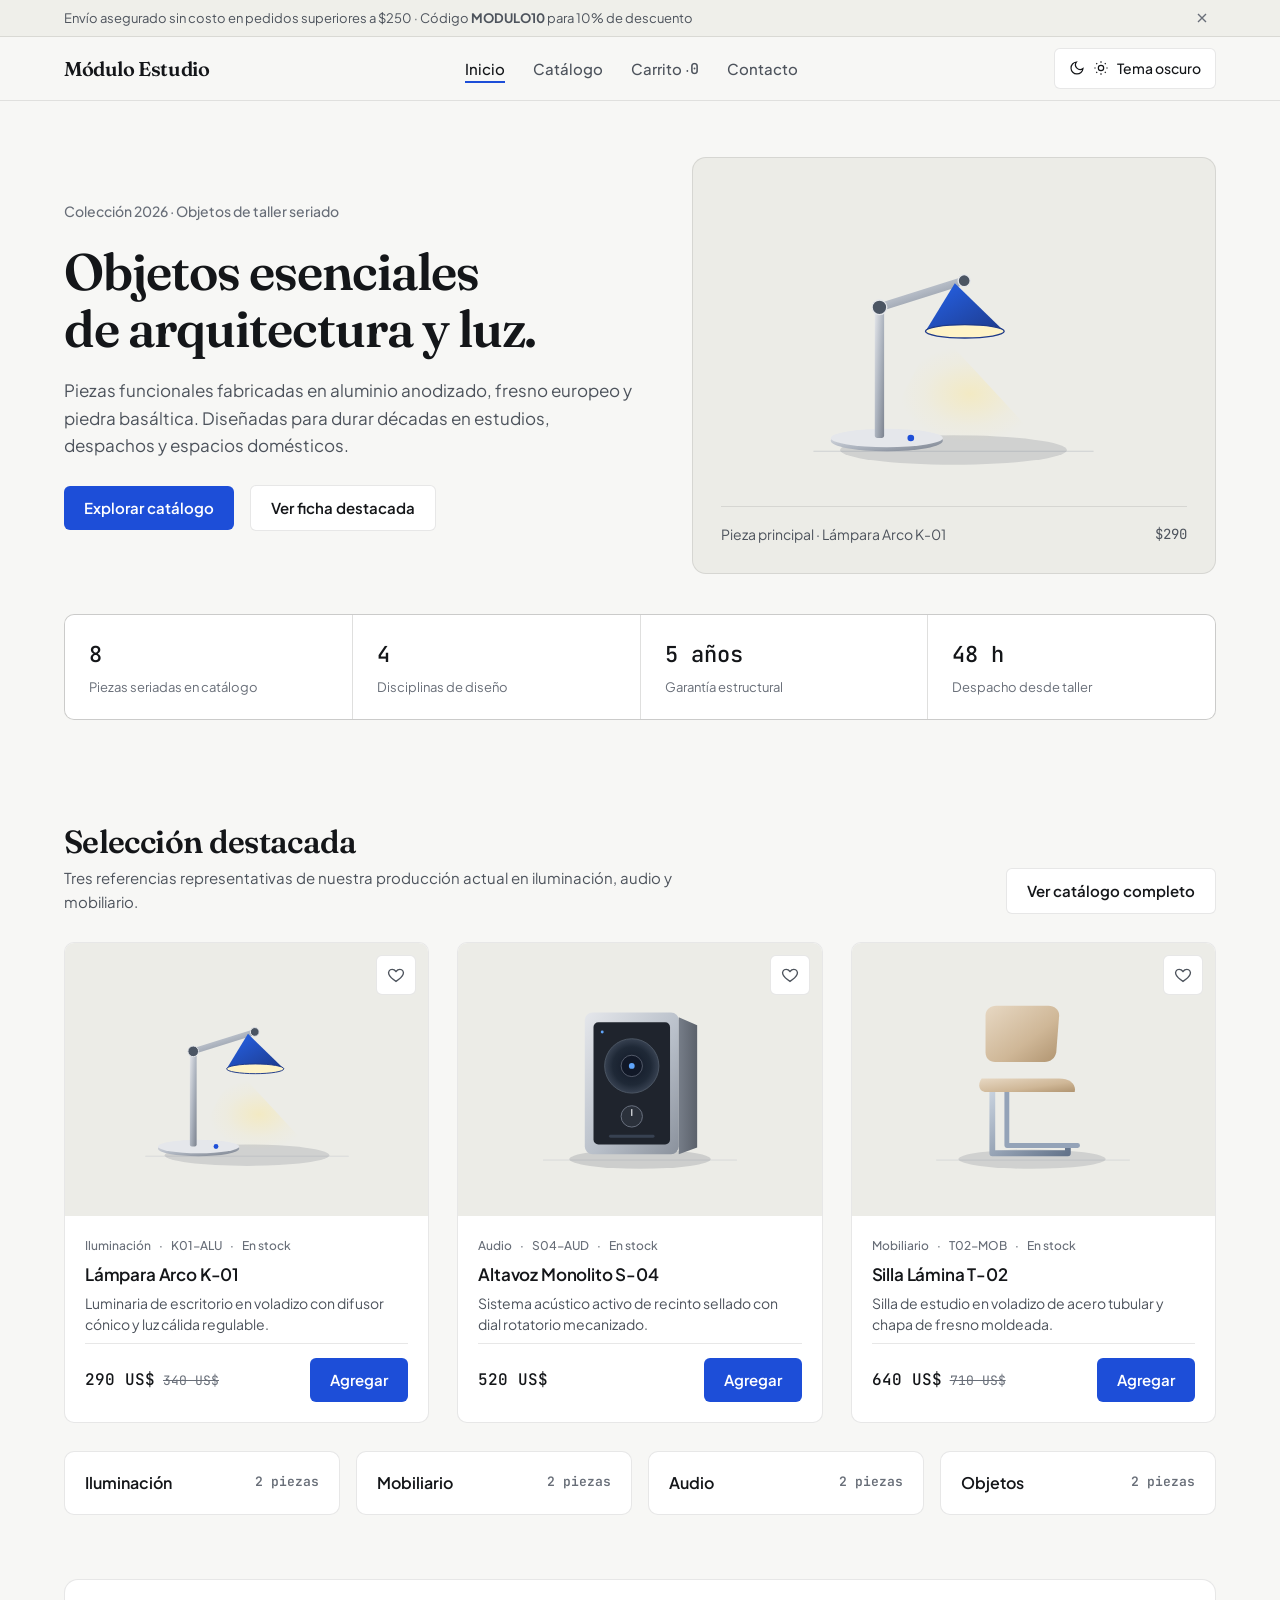
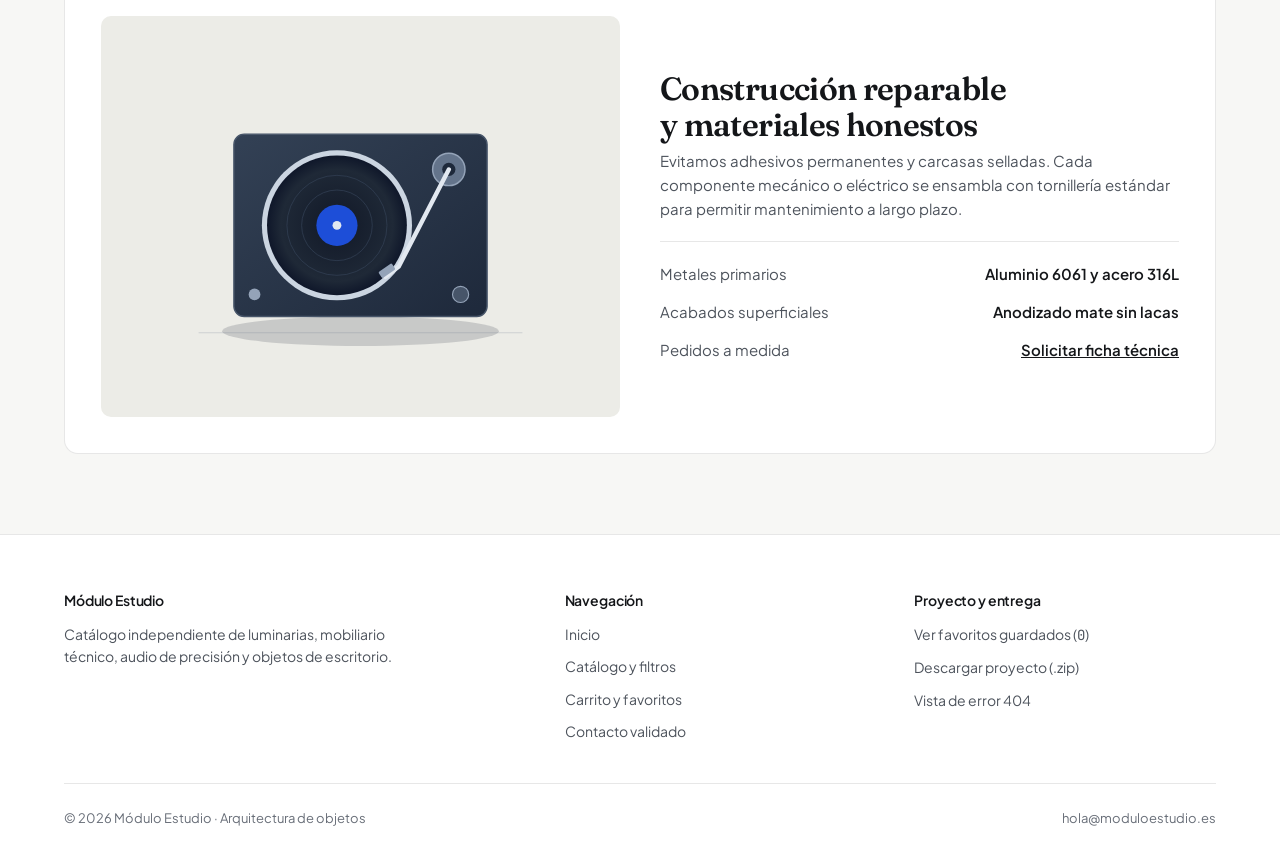
<file: sitioWebPWA_SEAL/index.html>
<!doctype html>
<html lang="es">
  <head>
    <meta charset="UTF-8" />
    <meta name="viewport" content="width=device-width, initial-scale=1.0" />
    <title>Módulo Estudio — Catálogo de Diseño</title>
    <meta name="description" content="Catálogo multipágina de objetos arquitectónicos, iluminación y audio con filtros dinámicos, carrito, favoritos, modo oscuro y formulario validado." />
    <meta property="og:title" content="Módulo Estudio — Catálogo de Diseño" />
    <meta property="og:description" content="Catálogo multipágina de objetos arquitectónicos, iluminación y audio con filtros dinámicos, carrito, favoritos, modo oscuro y formulario validado." />
    <meta property="og:type" content="website" />
    <link rel="manifest" href="manifest.json" />
    <meta name="theme-color" content="#1D4ED8" />
    <link rel="apple-touch-icon" href="icons/apple-touch-icon.png" />
    <link rel="preconnect" href="https://fonts.googleapis.com" />
    <link rel="preconnect" href="https://fonts.gstatic.com" crossorigin />
    <link href="https://fonts.googleapis.com/css2?family=Fraunces:opsz,wght@9..144,400;9..144,600&family=JetBrains+Mono:wght@400;500&family=Plus+Jakarta+Sans:wght@400;500;600;700&display=swap" rel="stylesheet" />
    <script>
      (function () {
        var saved = localStorage.getItem('modulo_theme');
        var dark = saved === 'dark' || (!saved && window.matchMedia('(prefers-color-scheme: dark)').matches);
        if (dark) document.documentElement.classList.add('dark');
      })();
    </script>
    <link rel="stylesheet" href="css/variables.css" />
    <link rel="stylesheet" href="css/base.css" />
    <link rel="stylesheet" href="css/components.css" />
    <link rel="stylesheet" href="css/pages.css" />
  </head>
  <body>
    <div class="promo-strip" data-promo-strip>
      <div class="container promo-strip__inner">
        <span>Envío asegurado sin costo en pedidos superiores a $250 · Código <strong>MODULO10</strong> para 10% de descuento</span>
        <button type="button" class="promo-strip__close" data-promo-close aria-label="Cerrar aviso">
          <svg width="16" height="16" viewBox="0 0 24 24" fill="none" stroke="currentColor" stroke-width="2" aria-hidden="true">
            <path d="M18 6 6 18M6 6l12 12" />
          </svg>
        </button>
      </div>
    </div>

    <header class="site-header">
      <div class="container site-header__inner">
        <a href="index.html" class="brand-wordmark">Módulo Estudio</a>

        <nav class="main-nav" aria-label="Navegación principal">
          <a href="index.html" class="main-nav__link" aria-current="page">Inicio</a>
          <a href="catalogo.html" class="main-nav__link">Catálogo</a>
          <a href="carrito.html" class="main-nav__link">Carrito · <span class="tabular-nums" data-cart-count>0</span></a>
          <a href="contacto.html" class="main-nav__link">Contacto</a>
        </nav>

        <div class="header-action-zone">
          <button type="button" class="theme-toggle" data-theme-toggle aria-label="Cambiar tema">
            <svg data-icon="moon" width="16" height="16" viewBox="0 0 24 24" fill="none" stroke="currentColor" stroke-width="1.8" aria-hidden="true">
              <path d="M21 12.8A9 9 0 1 1 11.2 3 7 7 0 0 0 21 12.8z" />
            </svg>
            <svg data-icon="sun" width="16" height="16" viewBox="0 0 24 24" fill="none" stroke="currentColor" stroke-width="1.8" hidden aria-hidden="true">
              <circle cx="12" cy="12" r="4" />
              <path d="M12 2v2M12 20v2M4.9 4.9l1.4 1.4M17.7 17.7l1.4 1.4M2 12h2M20 12h2M4.9 19.1l1.4-1.4M17.7 6.3l1.4-1.4" />
            </svg>
            <span class="theme-toggle__label">Tema oscuro</span>
          </button>

          <button type="button" class="menu-toggle" data-menu-toggle aria-expanded="false" aria-label="Abrir menú">
            <svg width="20" height="20" viewBox="0 0 24 24" fill="none" stroke="currentColor" stroke-width="2" aria-hidden="true">
              <path d="M4 7h16M4 12h16M4 17h16" />
            </svg>
          </button>
        </div>
      </div>
    </header>

    <div class="mobile-drawer" data-mobile-drawer>
      <nav class="mobile-drawer__list" aria-label="Navegación móvil">
        <a href="index.html" class="mobile-drawer__link" aria-current="page">Inicio</a>
        <a href="catalogo.html" class="mobile-drawer__link">Catálogo</a>
        <a href="carrito.html" class="mobile-drawer__link">Carrito · <span class="tabular-nums" data-cart-count>0</span></a>
        <a href="contacto.html" class="mobile-drawer__link">Contacto</a>
      </nav>
    </div>

    <main>
      <section class="hero-section">
        <div class="container">
          <div class="hero-grid">
            <div class="hero-copy">
              <p class="hero-kicker">Colección 2026 · Objetos de taller seriado</p>
              <h1 class="hero-title">Objetos esenciales de arquitectura y luz.</h1>
              <p class="hero-lead">
                Piezas funcionales fabricadas en aluminio anodizado, fresno europeo y piedra basáltica.
                Diseñadas para durar décadas en estudios, despachos y espacios domésticos.
              </p>
              <div class="hero-actions">
                <a href="catalogo.html" class="btn btn--primary">Explorar catálogo</a>
                <a href="producto.html?id=p1" class="btn btn--secondary">Ver ficha destacada</a>
              </div>
            </div>

            <a href="producto.html?id=p1" class="hero-media-card" aria-label="Ver detalle de Lámpara Arco K-01">
              <img class="hero-media-card__img" src="img/p1.svg" alt="Lámpara Arco K-01 en aluminio y cobalto" />
              <div class="hero-media-card__caption">
                <span>Pieza principal · Lámpara Arco K-01</span>
                <span class="tabular-nums">$290</span>
              </div>
            </a>
          </div>

          <div class="kpi-strip" aria-label="Datos del taller">
            <div class="kpi-cell">
              <span class="kpi-cell__value">8</span>
              <span class="kpi-cell__label">Piezas seriadas en catálogo</span>
            </div>
            <div class="kpi-cell">
              <span class="kpi-cell__value">4</span>
              <span class="kpi-cell__label">Disciplinas de diseño</span>
            </div>
            <div class="kpi-cell">
              <span class="kpi-cell__value">5 años</span>
              <span class="kpi-cell__label">Garantía estructural</span>
            </div>
            <div class="kpi-cell">
              <span class="kpi-cell__value">48 h</span>
              <span class="kpi-cell__label">Despacho desde taller</span>
            </div>
          </div>
        </div>
      </section>

      <section class="section-block">
        <div class="container">
          <div class="section-header">
            <div>
              <h2 class="section-title">Selección destacada</h2>
              <p class="section-subtitle">
                Tres referencias representativas de nuestra producción actual en iluminación, audio y mobiliario.
              </p>
            </div>
            <a href="catalogo.html" class="btn btn--secondary">Ver catálogo completo</a>
          </div>

          <div class="product-grid" data-featured-grid>
            <p class="field__hint">Cargando selección destacada...</p>
          </div>

          <div class="category-links" data-category-counts></div>
        </div>
      </section>

      <section class="section-block">
        <div class="container">
          <div class="craft-split">
            <div class="craft-split__media">
              <img src="img/p7.svg" alt="Tornamesa Eje D-07 de precisión" />
            </div>
            <div>
              <h2 class="section-title">Construcción reparable y materiales honestos</h2>
              <p class="section-subtitle">
                Evitamos adhesivos permanentes y carcasas selladas. Cada componente mecánico o eléctrico
                se ensambla con tornillería estándar para permitir mantenimiento a largo plazo.
              </p>
              <div class="craft-list">
                <div class="craft-list__row">
                  <span>Metales primarios</span>
                  <strong>Aluminio 6061 y acero 316L</strong>
                </div>
                <div class="craft-list__row">
                  <span>Acabados superficiales</span>
                  <strong>Anodizado mate sin lacas</strong>
                </div>
                <div class="craft-list__row">
                  <span>Pedidos a medida</span>
                  <strong><a href="contacto.html" style="text-decoration: underline;">Solicitar ficha técnica</a></strong>
                </div>
              </div>
            </div>
          </div>
        </div>
      </section>
    </main>

    <footer class="site-footer">
      <div class="container">
        <div class="site-footer__grid">
          <div>
            <h3 class="site-footer__heading">Módulo Estudio</h3>
            <p class="site-footer__text">
              Catálogo independiente de luminarias, mobiliario técnico, audio de precisión y objetos de escritorio.
            </p>
          </div>
          <div>
            <h3 class="site-footer__heading">Navegación</h3>
            <ul class="site-footer__links">
              <li><a href="index.html">Inicio</a></li>
              <li><a href="catalogo.html">Catálogo y filtros</a></li>
              <li><a href="carrito.html">Carrito y favoritos</a></li>
              <li><a href="contacto.html">Contacto validado</a></li>
            </ul>
          </div>
          <div>
            <h3 class="site-footer__heading">Proyecto y entrega</h3>
            <ul class="site-footer__links">
              <li><a href="catalogo.html?favoritos=1">Ver favoritos guardados (<span class="tabular-nums" data-fav-count>0</span>)</a></li>
              <li><a href="proyecto-catalogo.zip" download="proyecto-modulo-estudio.zip">Descargar proyecto (.zip)</a></li>
              <li><a href="404.html">Vista de error 404</a></li>
            </ul>
          </div>
        </div>
        <div class="site-footer__bottom">
          <span>© 2026 Módulo Estudio · Arquitectura de objetos</span>
          <span>hola@moduloestudio.es</span>
        </div>
      </div>
    </footer>

    <script type="module" src="js/main.js"></script>
    <script type="module" src="js/inicio.js"></script>
  </body>
</html>
</file>
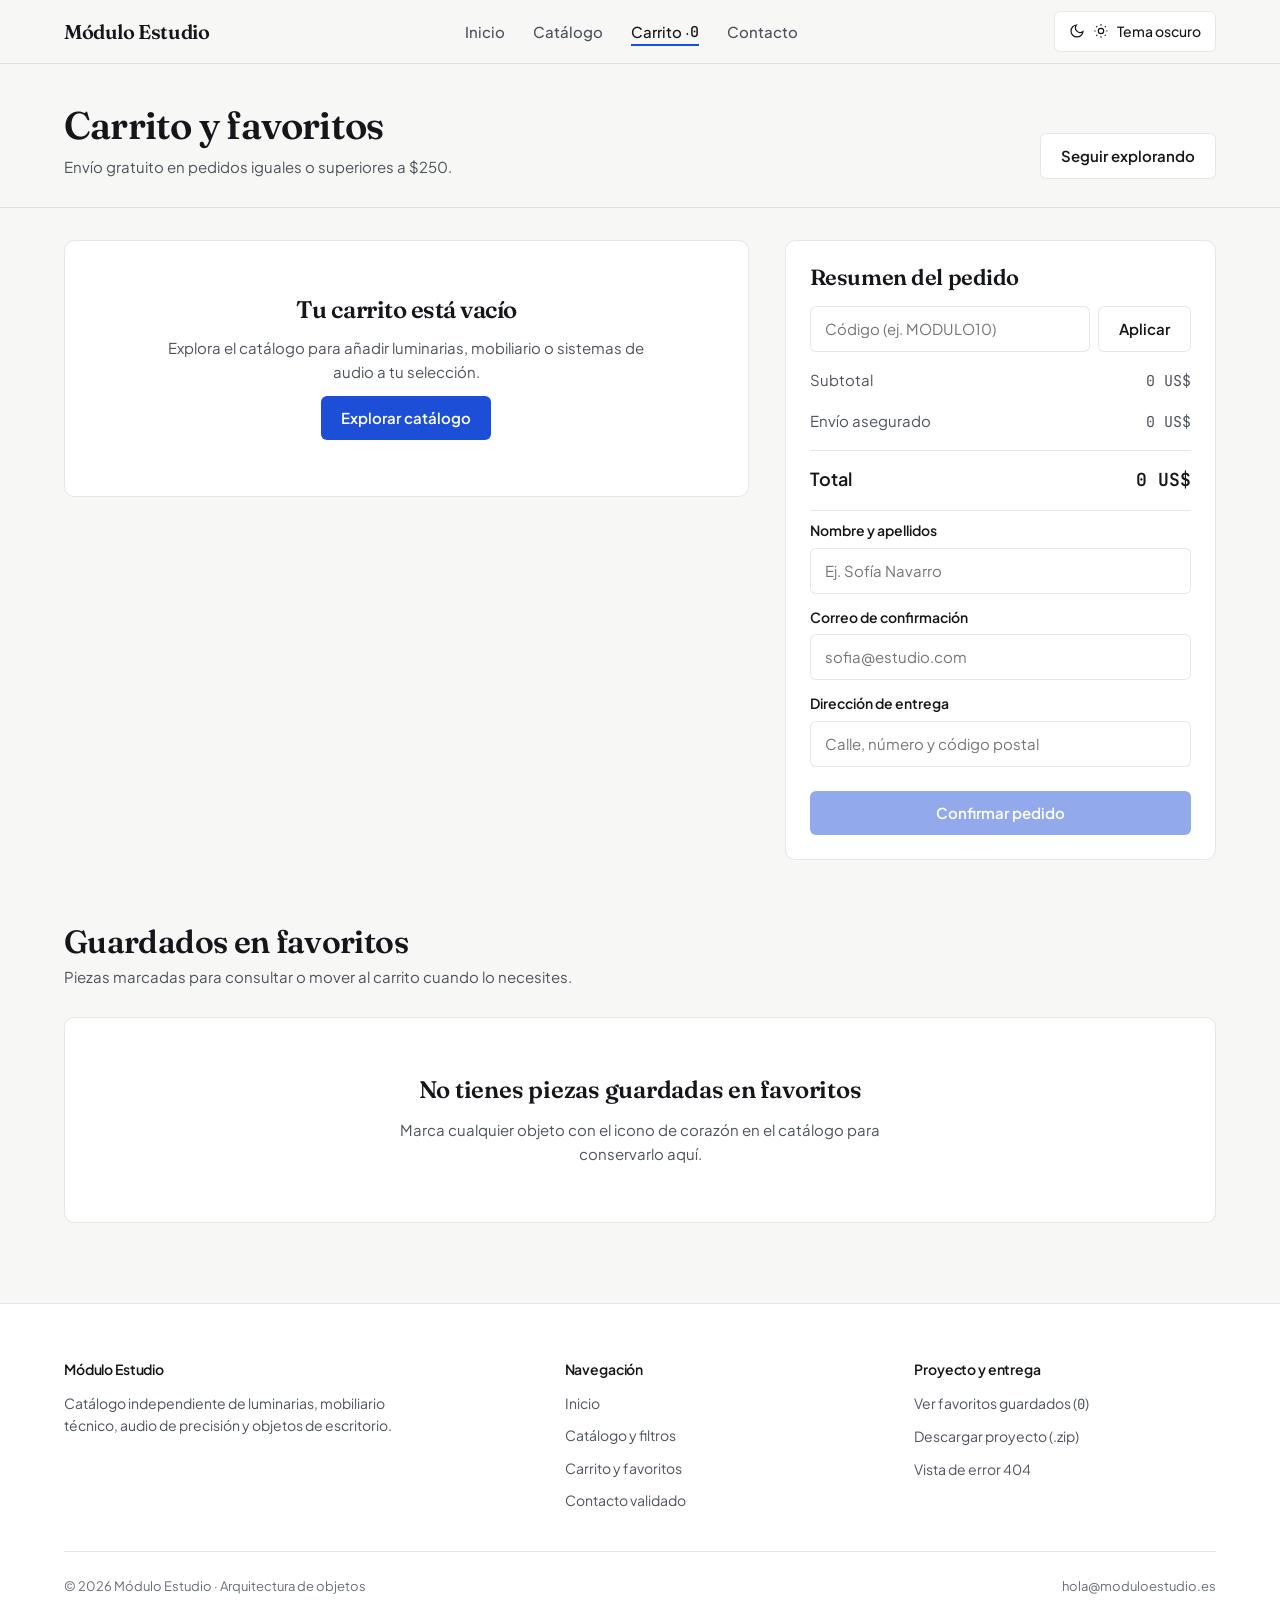
<file: sitioWebPWA_SEAL/carrito.html>
<!doctype html>
<html lang="es">
  <head>
    <meta charset="UTF-8" />
    <meta name="viewport" content="width=device-width, initial-scale=1.0" />
    <title>Carrito y Favoritos — Módulo Estudio</title>
    <meta name="description" content="Gestiona tu selección de compra, aplica códigos promocionales, revisa favoritos guardados y confirma tu pedido." />
    <link rel="manifest" href="manifest.json" />
    <meta name="theme-color" content="#1D4ED8" />
    <link rel="apple-touch-icon" href="icons/apple-touch-icon.png" />
    <link rel="preconnect" href="https://fonts.googleapis.com" />
    <link rel="preconnect" href="https://fonts.gstatic.com" crossorigin />
    <link href="https://fonts.googleapis.com/css2?family=Fraunces:opsz,wght@9..144,400;9..144,600&family=JetBrains+Mono:wght@400;500&family=Plus+Jakarta+Sans:wght@400;500;600;700&display=swap" rel="stylesheet" />
    <script>
      (function () {
        var saved = localStorage.getItem('modulo_theme');
        var dark = saved === 'dark' || (!saved && window.matchMedia('(prefers-color-scheme: dark)').matches);
        if (dark) document.documentElement.classList.add('dark');
      })();
    </script>
    <link rel="stylesheet" href="css/variables.css" />
    <link rel="stylesheet" href="css/base.css" />
    <link rel="stylesheet" href="css/components.css" />
    <link rel="stylesheet" href="css/pages.css" />
  </head>
  <body>
    <header class="site-header">
      <div class="container site-header__inner">
        <a href="index.html" class="brand-wordmark">Módulo Estudio</a>

        <nav class="main-nav" aria-label="Navegación principal">
          <a href="index.html" class="main-nav__link">Inicio</a>
          <a href="catalogo.html" class="main-nav__link">Catálogo</a>
          <a href="carrito.html" class="main-nav__link" aria-current="page">Carrito · <span class="tabular-nums" data-cart-count>0</span></a>
          <a href="contacto.html" class="main-nav__link">Contacto</a>
        </nav>

        <div class="header-action-zone">
          <button type="button" class="theme-toggle" data-theme-toggle aria-label="Cambiar tema">
            <svg data-icon="moon" width="16" height="16" viewBox="0 0 24 24" fill="none" stroke="currentColor" stroke-width="1.8" aria-hidden="true">
              <path d="M21 12.8A9 9 0 1 1 11.2 3 7 7 0 0 0 21 12.8z" />
            </svg>
            <svg data-icon="sun" width="16" height="16" viewBox="0 0 24 24" fill="none" stroke="currentColor" stroke-width="1.8" hidden aria-hidden="true">
              <circle cx="12" cy="12" r="4" />
              <path d="M12 2v2M12 20v2M4.9 4.9l1.4 1.4M17.7 17.7l1.4 1.4M2 12h2M20 12h2M4.9 19.1l1.4-1.4M17.7 6.3l1.4-1.4" />
            </svg>
            <span class="theme-toggle__label">Tema oscuro</span>
          </button>

          <button type="button" class="menu-toggle" data-menu-toggle aria-expanded="false" aria-label="Abrir menú">
            <svg width="20" height="20" viewBox="0 0 24 24" fill="none" stroke="currentColor" stroke-width="2" aria-hidden="true">
              <path d="M4 7h16M4 12h16M4 17h16" />
            </svg>
          </button>
        </div>
      </div>
    </header>

    <div class="mobile-drawer" data-mobile-drawer>
      <nav class="mobile-drawer__list" aria-label="Navegación móvil">
        <a href="index.html" class="mobile-drawer__link">Inicio</a>
        <a href="catalogo.html" class="mobile-drawer__link">Catálogo</a>
        <a href="carrito.html" class="mobile-drawer__link" aria-current="page">Carrito · <span class="tabular-nums" data-cart-count>0</span></a>
        <a href="contacto.html" class="mobile-drawer__link">Contacto</a>
      </nav>
    </div>

    <main>
      <section class="page-header">
        <div class="container page-header__row">
          <div>
            <h1 class="page-header__title">Carrito y favoritos</h1>
            <p class="page-header__meta">Envío gratuito en pedidos iguales o superiores a $250.</p>
          </div>
          <a href="catalogo.html" class="btn btn--secondary">Seguir explorando</a>
        </div>
      </section>

      <section class="container">
        <div data-order-receipt hidden style="margin-top: 24px;"></div>

        <div class="cart-layout">
          <div class="cart-list" data-cart-items>
            <p class="field__hint">Cargando carrito...</p>
          </div>

          <aside class="summary-card" data-cart-summary aria-label="Resumen de compra"></aside>
        </div>
      </section>

      <section class="section-block">
        <div class="container">
          <div class="section-header">
            <div>
              <h2 class="section-title">Guardados en favoritos</h2>
              <p class="section-subtitle">Piezas marcadas para consultar o mover al carrito cuando lo necesites.</p>
            </div>
          </div>
          <div class="product-grid" data-favorites-grid></div>
        </div>
      </section>
    </main>

    <footer class="site-footer">
      <div class="container">
        <div class="site-footer__grid">
          <div>
            <h3 class="site-footer__heading">Módulo Estudio</h3>
            <p class="site-footer__text">
              Catálogo independiente de luminarias, mobiliario técnico, audio de precisión y objetos de escritorio.
            </p>
          </div>
          <div>
            <h3 class="site-footer__heading">Navegación</h3>
            <ul class="site-footer__links">
              <li><a href="index.html">Inicio</a></li>
              <li><a href="catalogo.html">Catálogo y filtros</a></li>
              <li><a href="carrito.html">Carrito y favoritos</a></li>
              <li><a href="contacto.html">Contacto validado</a></li>
            </ul>
          </div>
          <div>
            <h3 class="site-footer__heading">Proyecto y entrega</h3>
            <ul class="site-footer__links">
              <li><a href="catalogo.html?favoritos=1">Ver favoritos guardados (<span class="tabular-nums" data-fav-count>0</span>)</a></li>
              <li><a href="proyecto-catalogo.zip" download="proyecto-modulo-estudio.zip">Descargar proyecto (.zip)</a></li>
              <li><a href="404.html">Vista de error 404</a></li>
            </ul>
          </div>
        </div>
        <div class="site-footer__bottom">
          <span>© 2026 Módulo Estudio · Arquitectura de objetos</span>
          <span>hola@moduloestudio.es</span>
        </div>
      </div>
    </footer>

    <script type="module" src="js/main.js"></script>
    <script type="module" src="js/carrito.js"></script>
  </body>
</html>
</file>
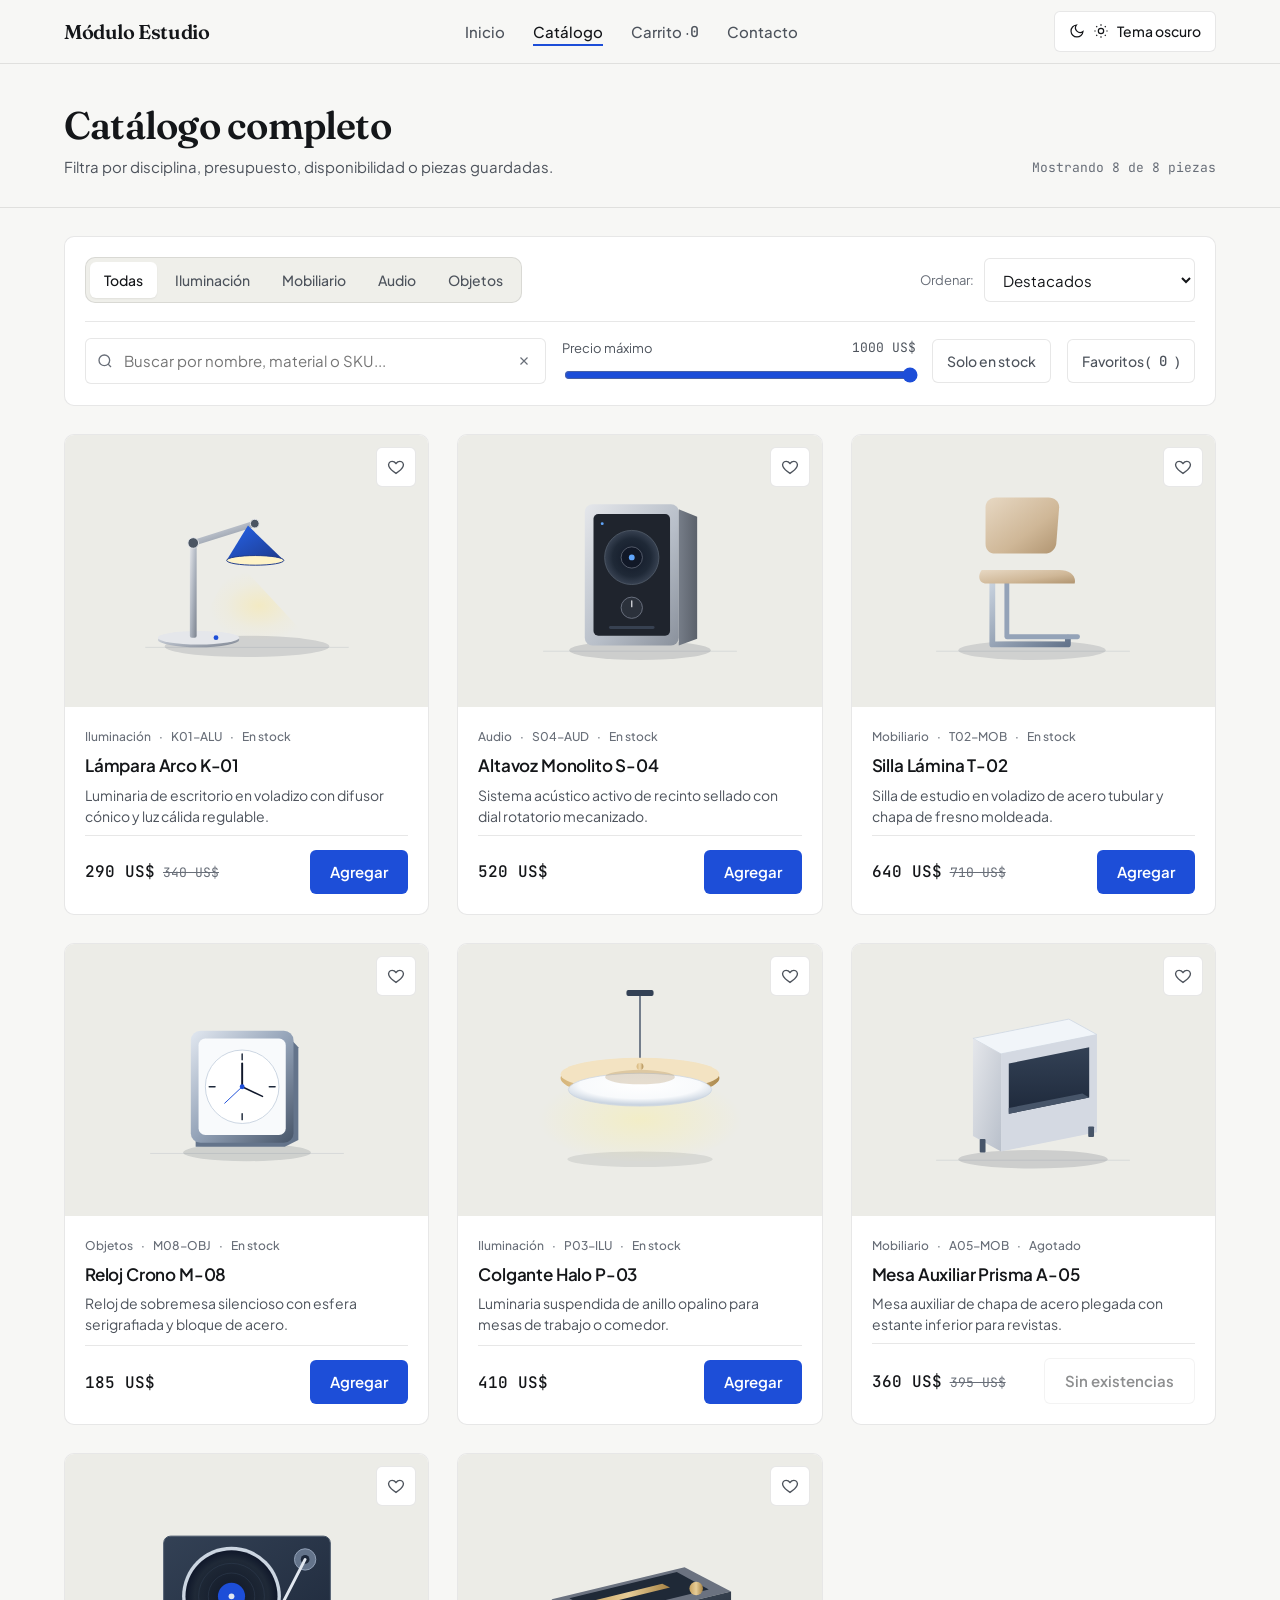
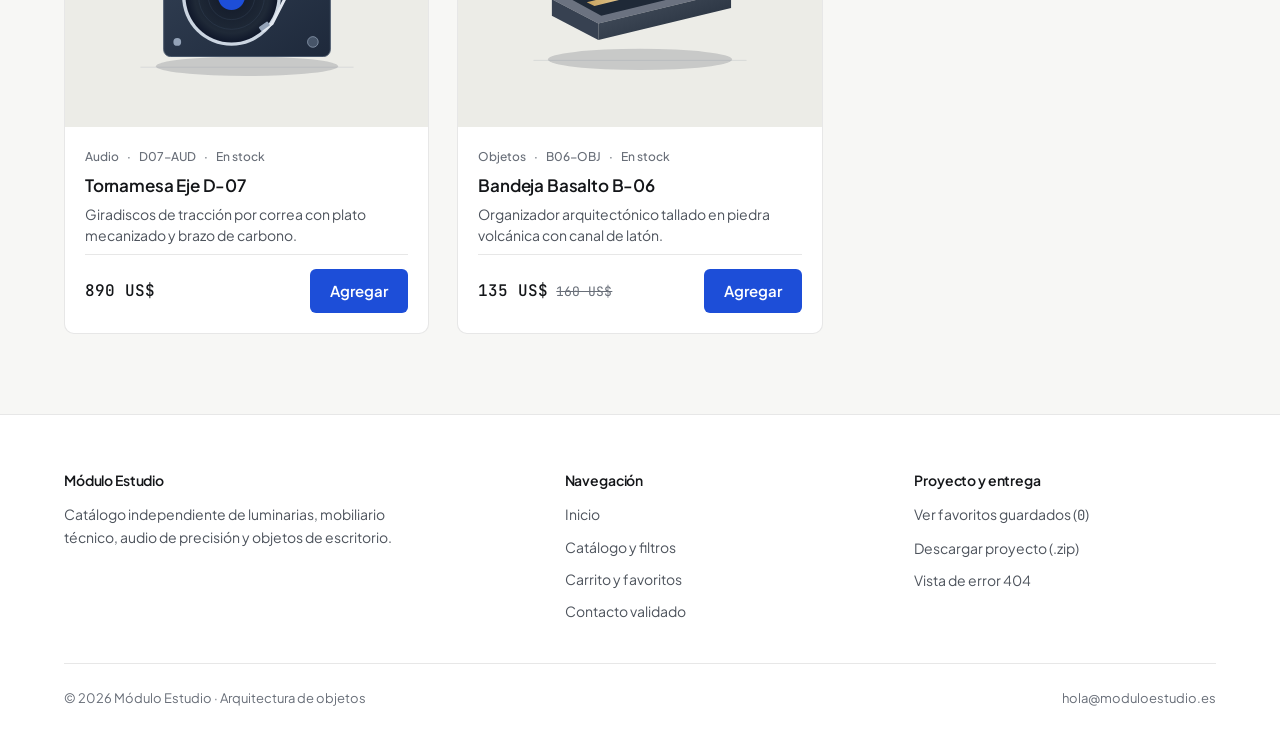
<file: sitioWebPWA_SEAL/catalogo.html>
<!doctype html>
<html lang="es">
  <head>
    <meta charset="UTF-8" />
    <meta name="viewport" content="width=device-width, initial-scale=1.0" />
    <title>Catálogo — Módulo Estudio</title>
    <meta name="description" content="Explora el catálogo completo con búsqueda instantánea, filtros por categoría, rango de precio, favoritos y ordenamiento." />
    <link rel="manifest" href="manifest.json" />
    <meta name="theme-color" content="#1D4ED8" />
    <link rel="apple-touch-icon" href="icons/apple-touch-icon.png" />
    <link rel="preconnect" href="https://fonts.googleapis.com" />
    <link rel="preconnect" href="https://fonts.gstatic.com" crossorigin />
    <link href="https://fonts.googleapis.com/css2?family=Fraunces:opsz,wght@9..144,400;9..144,600&family=JetBrains+Mono:wght@400;500&family=Plus+Jakarta+Sans:wght@400;500;600;700&display=swap" rel="stylesheet" />
    <script>
      (function () {
        var saved = localStorage.getItem('modulo_theme');
        var dark = saved === 'dark' || (!saved && window.matchMedia('(prefers-color-scheme: dark)').matches);
        if (dark) document.documentElement.classList.add('dark');
      })();
    </script>
    <link rel="stylesheet" href="css/variables.css" />
    <link rel="stylesheet" href="css/base.css" />
    <link rel="stylesheet" href="css/components.css" />
    <link rel="stylesheet" href="css/pages.css" />
  </head>
  <body>
    <header class="site-header">
      <div class="container site-header__inner">
        <a href="index.html" class="brand-wordmark">Módulo Estudio</a>

        <nav class="main-nav" aria-label="Navegación principal">
          <a href="index.html" class="main-nav__link">Inicio</a>
          <a href="catalogo.html" class="main-nav__link" aria-current="page">Catálogo</a>
          <a href="carrito.html" class="main-nav__link">Carrito · <span class="tabular-nums" data-cart-count>0</span></a>
          <a href="contacto.html" class="main-nav__link">Contacto</a>
        </nav>

        <div class="header-action-zone">
          <button type="button" class="theme-toggle" data-theme-toggle aria-label="Cambiar tema">
            <svg data-icon="moon" width="16" height="16" viewBox="0 0 24 24" fill="none" stroke="currentColor" stroke-width="1.8" aria-hidden="true">
              <path d="M21 12.8A9 9 0 1 1 11.2 3 7 7 0 0 0 21 12.8z" />
            </svg>
            <svg data-icon="sun" width="16" height="16" viewBox="0 0 24 24" fill="none" stroke="currentColor" stroke-width="1.8" hidden aria-hidden="true">
              <circle cx="12" cy="12" r="4" />
              <path d="M12 2v2M12 20v2M4.9 4.9l1.4 1.4M17.7 17.7l1.4 1.4M2 12h2M20 12h2M4.9 19.1l1.4-1.4M17.7 6.3l1.4-1.4" />
            </svg>
            <span class="theme-toggle__label">Tema oscuro</span>
          </button>

          <button type="button" class="menu-toggle" data-menu-toggle aria-expanded="false" aria-label="Abrir menú">
            <svg width="20" height="20" viewBox="0 0 24 24" fill="none" stroke="currentColor" stroke-width="2" aria-hidden="true">
              <path d="M4 7h16M4 12h16M4 17h16" />
            </svg>
          </button>
        </div>
      </div>
    </header>

    <div class="mobile-drawer" data-mobile-drawer>
      <nav class="mobile-drawer__list" aria-label="Navegación móvil">
        <a href="index.html" class="mobile-drawer__link">Inicio</a>
        <a href="catalogo.html" class="mobile-drawer__link" aria-current="page">Catálogo</a>
        <a href="carrito.html" class="mobile-drawer__link">Carrito · <span class="tabular-nums" data-cart-count>0</span></a>
        <a href="contacto.html" class="mobile-drawer__link">Contacto</a>
      </nav>
    </div>

    <main>
      <section class="page-header">
        <div class="container page-header__row">
          <div>
            <h1 class="page-header__title">Catálogo completo</h1>
            <p class="page-header__meta">Filtra por disciplina, presupuesto, disponibilidad o piezas guardadas.</p>
          </div>
          <p class="field__hint tabular-nums" data-results-count>Cargando piezas...</p>
        </div>
      </section>

      <section class="container">
        <div class="catalog-toolbar" aria-label="Controles de filtrado">
          <div class="catalog-toolbar__top">
            <div class="segmented-tabs" role="group" aria-label="Categorías">
              <button type="button" class="segmented-tab is-active" data-filter-category="Todas">Todas</button>
              <button type="button" class="segmented-tab" data-filter-category="Iluminación">Iluminación</button>
              <button type="button" class="segmented-tab" data-filter-category="Mobiliario">Mobiliario</button>
              <button type="button" class="segmented-tab" data-filter-category="Audio">Audio</button>
              <button type="button" class="segmented-tab" data-filter-category="Objetos">Objetos</button>
            </div>

            <div style="display: flex; align-items: center; gap: 10px;">
              <label for="sort-select" class="field__hint">Ordenar:</label>
              <select id="sort-select" class="field__select" data-filter-sort style="width: auto; min-width: 190px;">
                <option value="destacados">Destacados</option>
                <option value="precio-asc">Precio: menor a mayor</option>
                <option value="precio-desc">Precio: mayor a menor</option>
                <option value="nombre-asc">Nombre: A–Z</option>
              </select>
            </div>
          </div>

          <div class="catalog-toolbar__bottom">
            <div class="search-box">
              <svg class="search-box__icon" width="16" height="16" viewBox="0 0 24 24" fill="none" stroke="currentColor" stroke-width="2" aria-hidden="true">
                <circle cx="11" cy="11" r="8" />
                <path d="m21 21-4.3-4.3" />
              </svg>
              <label for="catalog-search" class="sr-only">Buscar en catálogo</label>
              <input
                id="catalog-search"
                type="search"
                class="field__input search-box__input"
                placeholder="Buscar por nombre, material o SKU..."
                data-filter-search
              />
              <button type="button" class="search-box__clear" data-clear-search hidden aria-label="Limpiar búsqueda">
                <svg width="14" height="14" viewBox="0 0 24 24" fill="none" stroke="currentColor" stroke-width="2" aria-hidden="true">
                  <path d="M18 6 6 18M6 6l12 12" />
                </svg>
              </button>
            </div>

            <div class="range-control">
              <div class="range-control__header">
                <label for="price-range">Precio máximo</label>
                <span class="tabular-nums" data-price-value>$890</span>
              </div>
              <input id="price-range" type="range" min="100" max="890" step="10" value="890" data-filter-price />
            </div>

            <button type="button" class="filter-toggle-btn" data-filter-stock aria-pressed="false">
              Solo en stock
            </button>

            <button type="button" class="filter-toggle-btn" data-filter-favorites aria-pressed="false">
              Favoritos (<span class="tabular-nums" data-fav-count>0</span>)
            </button>
          </div>
        </div>

        <div class="product-grid" data-catalog-grid>
          <p class="field__hint">Cargando catálogo...</p>
        </div>
      </section>
    </main>

    <footer class="site-footer">
      <div class="container">
        <div class="site-footer__grid">
          <div>
            <h3 class="site-footer__heading">Módulo Estudio</h3>
            <p class="site-footer__text">
              Catálogo independiente de luminarias, mobiliario técnico, audio de precisión y objetos de escritorio.
            </p>
          </div>
          <div>
            <h3 class="site-footer__heading">Navegación</h3>
            <ul class="site-footer__links">
              <li><a href="index.html">Inicio</a></li>
              <li><a href="catalogo.html">Catálogo y filtros</a></li>
              <li><a href="carrito.html">Carrito y favoritos</a></li>
              <li><a href="contacto.html">Contacto validado</a></li>
            </ul>
          </div>
          <div>
            <h3 class="site-footer__heading">Proyecto y entrega</h3>
            <ul class="site-footer__links">
              <li><a href="catalogo.html?favoritos=1">Ver favoritos guardados (<span class="tabular-nums" data-fav-count>0</span>)</a></li>
              <li><a href="proyecto-catalogo.zip" download="proyecto-modulo-estudio.zip">Descargar proyecto (.zip)</a></li>
              <li><a href="404.html">Vista de error 404</a></li>
            </ul>
          </div>
        </div>
        <div class="site-footer__bottom">
          <span>© 2026 Módulo Estudio · Arquitectura de objetos</span>
          <span>hola@moduloestudio.es</span>
        </div>
      </div>
    </footer>

    <script type="module" src="js/main.js"></script>
    <script type="module" src="js/catalogo.js"></script>
  </body>
</html>
</file>
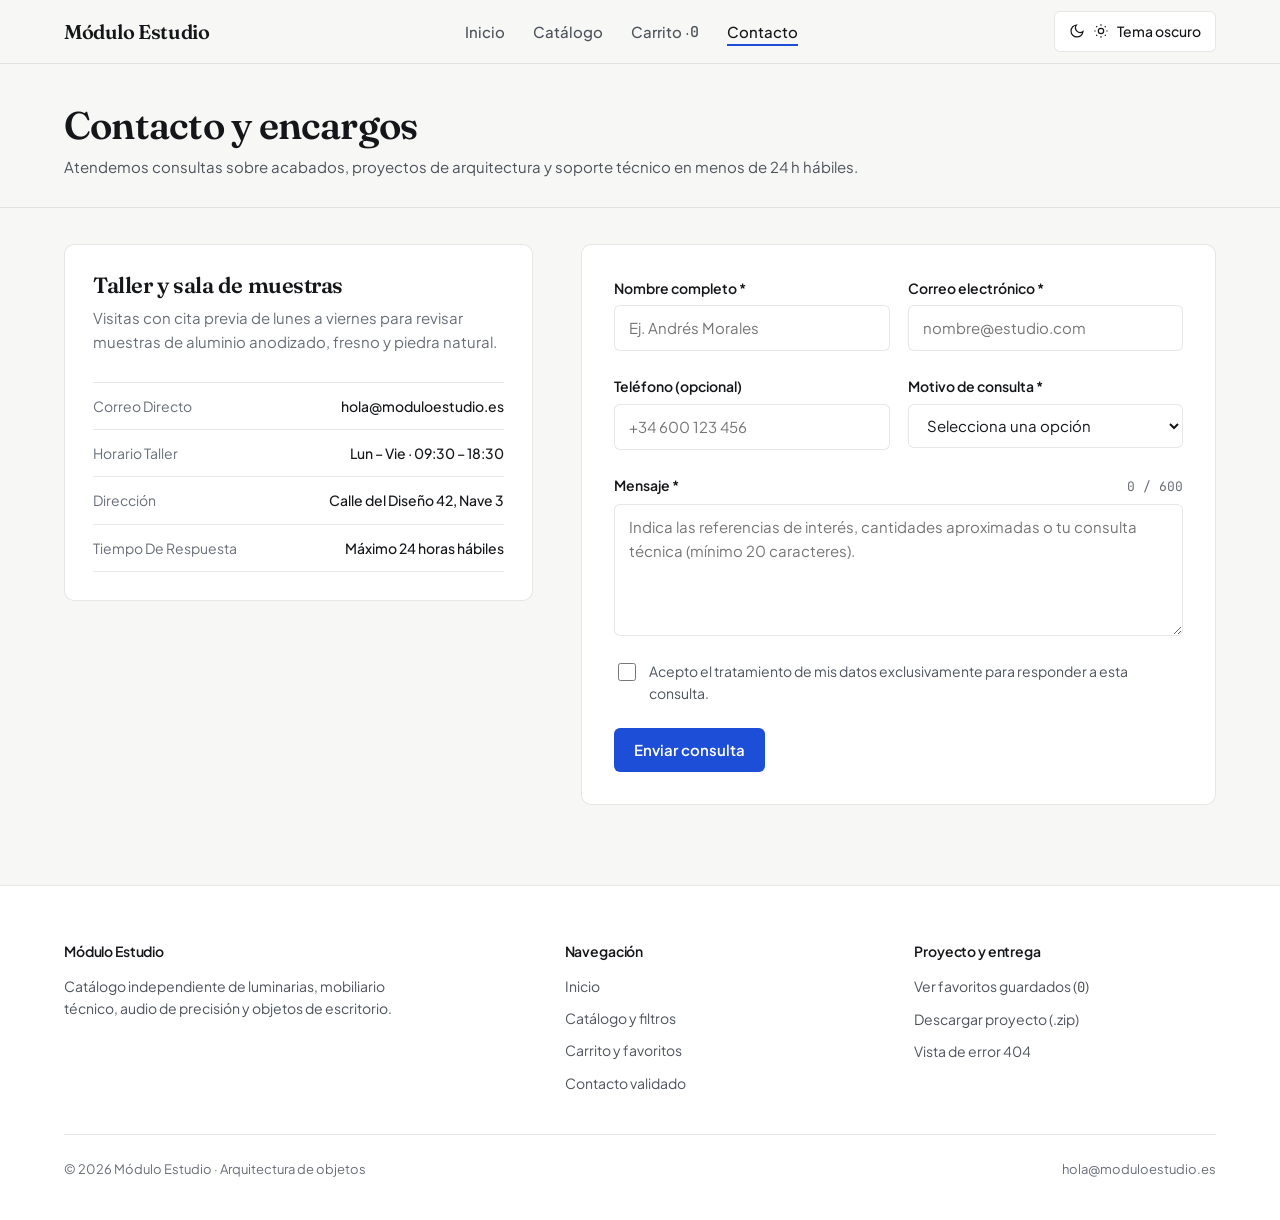
<file: sitioWebPWA_SEAL/contacto.html>
<!doctype html>
<html lang="es">
  <head>
    <meta charset="UTF-8" />
    <meta name="viewport" content="width=device-width, initial-scale=1.0" />
    <title>Contacto — Módulo Estudio</title>
    <meta name="description" content="Formulario de contacto validado para consultas de producto, pedidos B2B y soporte técnico de Módulo Estudio." />
    <link rel="manifest" href="manifest.json" />
    <meta name="theme-color" content="#1D4ED8" />
    <link rel="apple-touch-icon" href="icons/apple-touch-icon.png" />
    <link rel="preconnect" href="https://fonts.googleapis.com" />
    <link rel="preconnect" href="https://fonts.gstatic.com" crossorigin />
    <link href="https://fonts.googleapis.com/css2?family=Fraunces:opsz,wght@9..144,400;9..144,600&family=JetBrains+Mono:wght@400;500&family=Plus+Jakarta+Sans:wght@400;500;600;700&display=swap" rel="stylesheet" />
    <script>
      (function () {
        var saved = localStorage.getItem('modulo_theme');
        var dark = saved === 'dark' || (!saved && window.matchMedia('(prefers-color-scheme: dark)').matches);
        if (dark) document.documentElement.classList.add('dark');
      })();
    </script>
    <link rel="stylesheet" href="css/variables.css" />
    <link rel="stylesheet" href="css/base.css" />
    <link rel="stylesheet" href="css/components.css" />
    <link rel="stylesheet" href="css/pages.css" />
  </head>
  <body>
    <header class="site-header">
      <div class="container site-header__inner">
        <a href="index.html" class="brand-wordmark">Módulo Estudio</a>

        <nav class="main-nav" aria-label="Navegación principal">
          <a href="index.html" class="main-nav__link">Inicio</a>
          <a href="catalogo.html" class="main-nav__link">Catálogo</a>
          <a href="carrito.html" class="main-nav__link">Carrito · <span class="tabular-nums" data-cart-count>0</span></a>
          <a href="contacto.html" class="main-nav__link" aria-current="page">Contacto</a>
        </nav>

        <div class="header-action-zone">
          <button type="button" class="theme-toggle" data-theme-toggle aria-label="Cambiar tema">
            <svg data-icon="moon" width="16" height="16" viewBox="0 0 24 24" fill="none" stroke="currentColor" stroke-width="1.8" aria-hidden="true">
              <path d="M21 12.8A9 9 0 1 1 11.2 3 7 7 0 0 0 21 12.8z" />
            </svg>
            <svg data-icon="sun" width="16" height="16" viewBox="0 0 24 24" fill="none" stroke="currentColor" stroke-width="1.8" hidden aria-hidden="true">
              <circle cx="12" cy="12" r="4" />
              <path d="M12 2v2M12 20v2M4.9 4.9l1.4 1.4M17.7 17.7l1.4 1.4M2 12h2M20 12h2M4.9 19.1l1.4-1.4M17.7 6.3l1.4-1.4" />
            </svg>
            <span class="theme-toggle__label">Tema oscuro</span>
          </button>

          <button type="button" class="menu-toggle" data-menu-toggle aria-expanded="false" aria-label="Abrir menú">
            <svg width="20" height="20" viewBox="0 0 24 24" fill="none" stroke="currentColor" stroke-width="2" aria-hidden="true">
              <path d="M4 7h16M4 12h16M4 17h16" />
            </svg>
          </button>
        </div>
      </div>
    </header>

    <div class="mobile-drawer" data-mobile-drawer>
      <nav class="mobile-drawer__list" aria-label="Navegación móvil">
        <a href="index.html" class="mobile-drawer__link">Inicio</a>
        <a href="catalogo.html" class="mobile-drawer__link">Catálogo</a>
        <a href="carrito.html" class="mobile-drawer__link">Carrito · <span class="tabular-nums" data-cart-count>0</span></a>
        <a href="contacto.html" class="mobile-drawer__link" aria-current="page">Contacto</a>
      </nav>
    </div>

    <main>
      <section class="page-header">
        <div class="container">
          <h1 class="page-header__title">Contacto y encargos</h1>
          <p class="page-header__meta">
            Atendemos consultas sobre acabados, proyectos de arquitectura y soporte técnico en menos de 24 h hábiles.
          </p>
        </div>
      </section>

      <section class="container">
        <div class="contact-layout">
          <aside class="contact-info-card" aria-label="Información del estudio">
            <div>
              <h2 style="font-size: 1.375rem; margin-bottom: 8px;">Taller y sala de muestras</h2>
              <p class="field__hint" style="font-size: 0.9375rem;">
                Visitas con cita previa de lunes a viernes para revisar muestras de aluminio anodizado,
                fresno y piedra natural.
              </p>
            </div>

            <dl class="specs-table">
              <div class="specs-table__row">
                <dt class="specs-table__key">Correo directo</dt>
                <dd class="specs-table__val">hola@moduloestudio.es</dd>
              </div>
              <div class="specs-table__row">
                <dt class="specs-table__key">Horario taller</dt>
                <dd class="specs-table__val">Lun – Vie · 09:30 – 18:30</dd>
              </div>
              <div class="specs-table__row">
                <dt class="specs-table__key">Dirección</dt>
                <dd class="specs-table__val">Calle del Diseño 42, Nave 3</dd>
              </div>
              <div class="specs-table__row">
                <dt class="specs-table__key">Tiempo de respuesta</dt>
                <dd class="specs-table__val">Máximo 24 horas hábiles</dd>
              </div>
            </dl>
          </aside>

          <div class="contact-form-card">
            <form class="contact-form-grid" data-contact-form novalidate>
              <div class="field">
                <label class="field__label" for="contact-nombre">Nombre completo *</label>
                <input
                  id="contact-nombre"
                  name="nombre"
                  type="text"
                  class="field__input"
                  placeholder="Ej. Andrés Morales"
                  aria-describedby="error-nombre"
                  required
                />
                <span id="error-nombre" class="field__error" data-error-for="nombre" hidden></span>
              </div>

              <div class="field">
                <label class="field__label" for="contact-correo">Correo electrónico *</label>
                <input
                  id="contact-correo"
                  name="correo"
                  type="email"
                  class="field__input"
                  placeholder="nombre@estudio.com"
                  aria-describedby="error-correo"
                  required
                />
                <span id="error-correo" class="field__error" data-error-for="correo" hidden></span>
              </div>

              <div class="field">
                <label class="field__label" for="contact-telefono">Teléfono (opcional)</label>
                <input
                  id="contact-telefono"
                  name="telefono"
                  type="tel"
                  class="field__input"
                  placeholder="+34 600 123 456"
                  aria-describedby="error-telefono"
                />
                <span id="error-telefono" class="field__error" data-error-for="telefono" hidden></span>
              </div>

              <div class="field">
                <label class="field__label" for="contact-asunto">Motivo de consulta *</label>
                <select
                  id="contact-asunto"
                  name="asunto"
                  class="field__select"
                  aria-describedby="error-asunto"
                  required
                >
                  <option value="">Selecciona una opción</option>
                  <option value="producto">Consulta sobre producto</option>
                  <option value="proyecto">Pedido personalizado o proyecto B2B</option>
                  <option value="envio">Estado de envío</option>
                  <option value="garantia">Soporte y garantía</option>
                </select>
                <span id="error-asunto" class="field__error" data-error-for="asunto" hidden></span>
              </div>

              <div class="field contact-form-full">
                <div style="display: flex; justify-content: space-between; align-items: baseline;">
                  <label class="field__label" for="contact-mensaje">Mensaje *</label>
                  <span class="field__hint tabular-nums" data-char-count>0 / 600</span>
                </div>
                <textarea
                  id="contact-mensaje"
                  name="mensaje"
                  class="field__textarea"
                  placeholder="Indica las referencias de interés, cantidades aproximadas o tu consulta técnica (mínimo 20 caracteres)."
                  maxlength="600"
                  aria-describedby="error-mensaje"
                  required
                ></textarea>
                <span id="error-mensaje" class="field__error" data-error-for="mensaje" hidden></span>
              </div>

              <div class="field contact-form-full">
                <label class="checkbox-row">
                  <input type="checkbox" name="privacidad" aria-describedby="error-privacidad" required />
                  <span>Acepto el tratamiento de mis datos exclusivamente para responder a esta consulta.</span>
                </label>
                <span id="error-privacidad" class="field__error" data-error-for="privacidad" hidden></span>
              </div>

              <div class="contact-form-full">
                <button type="submit" class="btn btn--primary">Enviar consulta</button>
              </div>
            </form>

            <div data-contact-confirmation hidden></div>
          </div>
        </div>
      </section>
    </main>

    <footer class="site-footer">
      <div class="container">
        <div class="site-footer__grid">
          <div>
            <h3 class="site-footer__heading">Módulo Estudio</h3>
            <p class="site-footer__text">
              Catálogo independiente de luminarias, mobiliario técnico, audio de precisión y objetos de escritorio.
            </p>
          </div>
          <div>
            <h3 class="site-footer__heading">Navegación</h3>
            <ul class="site-footer__links">
              <li><a href="index.html">Inicio</a></li>
              <li><a href="catalogo.html">Catálogo y filtros</a></li>
              <li><a href="carrito.html">Carrito y favoritos</a></li>
              <li><a href="contacto.html">Contacto validado</a></li>
            </ul>
          </div>
          <div>
            <h3 class="site-footer__heading">Proyecto y entrega</h3>
            <ul class="site-footer__links">
              <li><a href="catalogo.html?favoritos=1">Ver favoritos guardados (<span class="tabular-nums" data-fav-count>0</span>)</a></li>
              <li><a href="proyecto-catalogo.zip" download="proyecto-modulo-estudio.zip">Descargar proyecto (.zip)</a></li>
              <li><a href="404.html">Vista de error 404</a></li>
            </ul>
          </div>
        </div>
        <div class="site-footer__bottom">
          <span>© 2026 Módulo Estudio · Arquitectura de objetos</span>
          <span>hola@moduloestudio.es</span>
        </div>
      </div>
    </footer>

    <script type="module" src="js/main.js"></script>
    <script type="module" src="js/contacto.js"></script>
  </body>
</html>
</file>
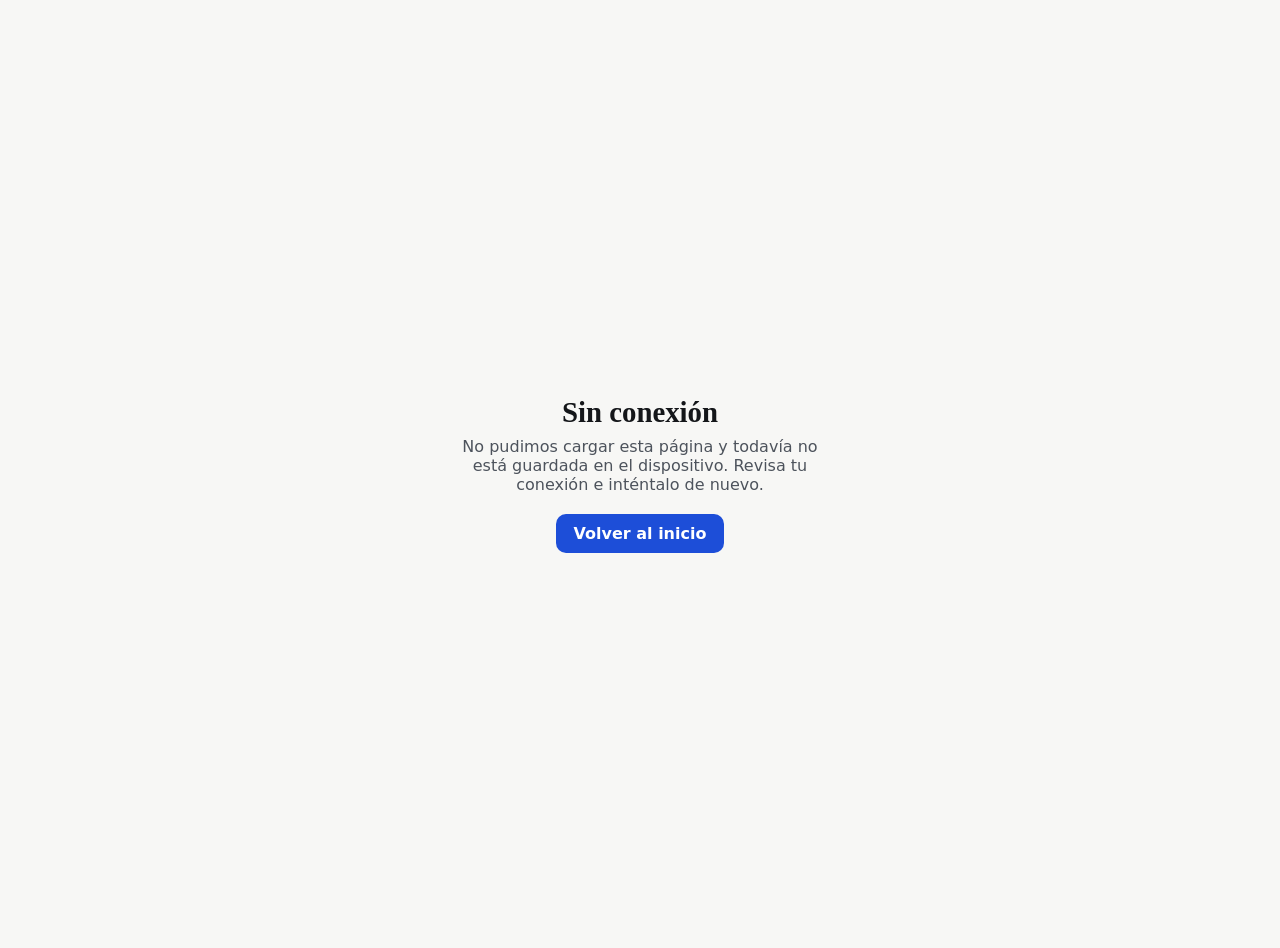
<file: sitioWebPWA_SEAL/offline.html>
<!doctype html>
<html lang="es">
  <head>
    <meta charset="UTF-8" />
    <meta name="viewport" content="width=device-width, initial-scale=1.0" />
    <title>Sin conexión — Módulo Estudio</title>
    <link rel="manifest" href="manifest.json" />
    <meta name="theme-color" content="#1D4ED8" />
    <style>
      body{margin:0;min-height:100vh;display:grid;place-items:center;background:#F7F7F5;color:#141619;font-family:system-ui,-apple-system,sans-serif;text-align:center;padding:24px}
      h1{font-family:Georgia,serif;font-size:1.8rem;margin:0 0 8px}
      p{color:#4D535C;max-width:36ch;margin:0 auto 20px}
      a{display:inline-block;background:#1D4ED8;color:#fff;padding:10px 18px;border-radius:10px;text-decoration:none;font-weight:600}
    </style>
  </head>
  <body>
    <main>
      <h1>Sin conexión</h1>
      <p>No pudimos cargar esta página y todavía no está guardada en el dispositivo. Revisa tu conexión e inténtalo de nuevo.</p>
      <a href="index.html">Volver al inicio</a>
    </main>
  </body>
</html>
</file>
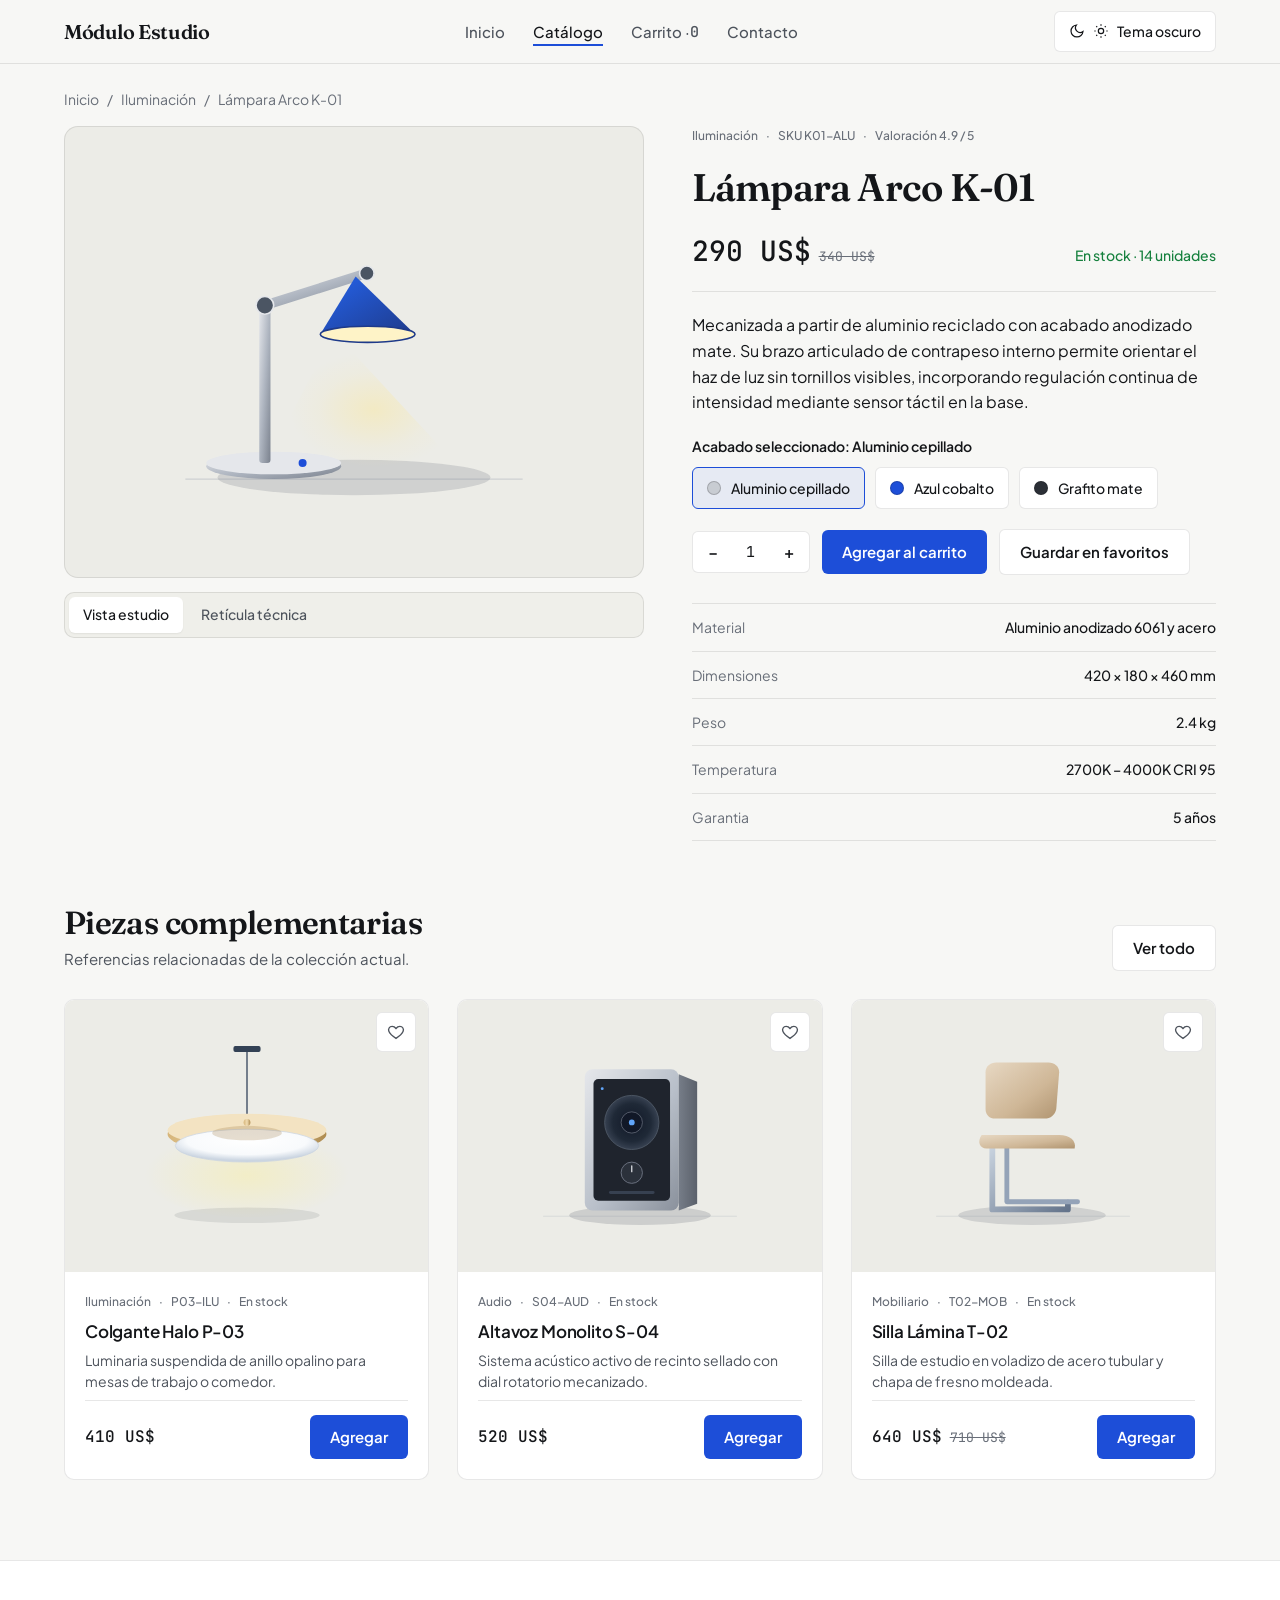
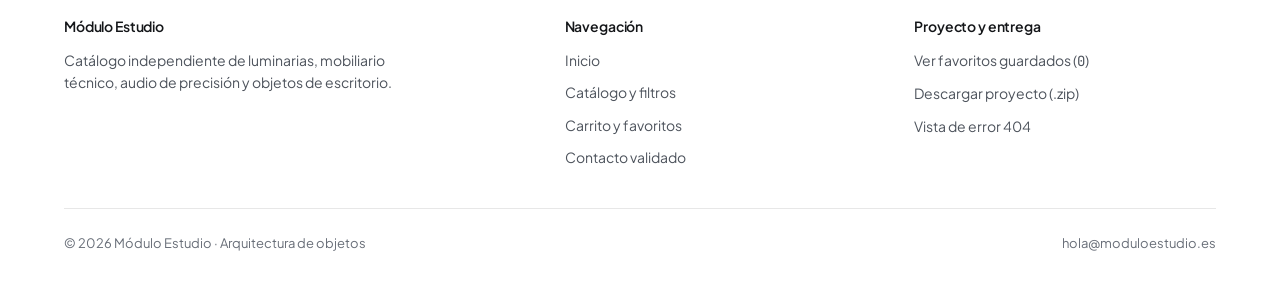
<file: sitioWebPWA_SEAL/producto.html>
<!doctype html>
<html lang="es">
  <head>
    <meta charset="UTF-8" />
    <meta name="viewport" content="width=device-width, initial-scale=1.0" />
    <title>Detalle de producto — Módulo Estudio</title>
    <meta name="description" content="Ficha técnica detallada, selección de acabados, disponibilidad y especificaciones de cada pieza de Módulo Estudio." />
    <link rel="manifest" href="manifest.json" />
    <meta name="theme-color" content="#1D4ED8" />
    <link rel="apple-touch-icon" href="icons/apple-touch-icon.png" />
    <link rel="preconnect" href="https://fonts.googleapis.com" />
    <link rel="preconnect" href="https://fonts.gstatic.com" crossorigin />
    <link href="https://fonts.googleapis.com/css2?family=Fraunces:opsz,wght@9..144,400;9..144,600&family=JetBrains+Mono:wght@400;500&family=Plus+Jakarta+Sans:wght@400;500;600;700&display=swap" rel="stylesheet" />
    <script>
      (function () {
        var saved = localStorage.getItem('modulo_theme');
        var dark = saved === 'dark' || (!saved && window.matchMedia('(prefers-color-scheme: dark)').matches);
        if (dark) document.documentElement.classList.add('dark');
      })();
    </script>
    <link rel="stylesheet" href="css/variables.css" />
    <link rel="stylesheet" href="css/base.css" />
    <link rel="stylesheet" href="css/components.css" />
    <link rel="stylesheet" href="css/pages.css" />
  </head>
  <body>
    <header class="site-header">
      <div class="container site-header__inner">
        <a href="index.html" class="brand-wordmark">Módulo Estudio</a>

        <nav class="main-nav" aria-label="Navegación principal">
          <a href="index.html" class="main-nav__link">Inicio</a>
          <a href="catalogo.html" class="main-nav__link" aria-current="page">Catálogo</a>
          <a href="carrito.html" class="main-nav__link">Carrito · <span class="tabular-nums" data-cart-count>0</span></a>
          <a href="contacto.html" class="main-nav__link">Contacto</a>
        </nav>

        <div class="header-action-zone">
          <button type="button" class="theme-toggle" data-theme-toggle aria-label="Cambiar tema">
            <svg data-icon="moon" width="16" height="16" viewBox="0 0 24 24" fill="none" stroke="currentColor" stroke-width="1.8" aria-hidden="true">
              <path d="M21 12.8A9 9 0 1 1 11.2 3 7 7 0 0 0 21 12.8z" />
            </svg>
            <svg data-icon="sun" width="16" height="16" viewBox="0 0 24 24" fill="none" stroke="currentColor" stroke-width="1.8" hidden aria-hidden="true">
              <circle cx="12" cy="12" r="4" />
              <path d="M12 2v2M12 20v2M4.9 4.9l1.4 1.4M17.7 17.7l1.4 1.4M2 12h2M20 12h2M4.9 19.1l1.4-1.4M17.7 6.3l1.4-1.4" />
            </svg>
            <span class="theme-toggle__label">Tema oscuro</span>
          </button>

          <button type="button" class="menu-toggle" data-menu-toggle aria-expanded="false" aria-label="Abrir menú">
            <svg width="20" height="20" viewBox="0 0 24 24" fill="none" stroke="currentColor" stroke-width="2" aria-hidden="true">
              <path d="M4 7h16M4 12h16M4 17h16" />
            </svg>
          </button>
        </div>
      </div>
    </header>

    <div class="mobile-drawer" data-mobile-drawer>
      <nav class="mobile-drawer__list" aria-label="Navegación móvil">
        <a href="index.html" class="mobile-drawer__link">Inicio</a>
        <a href="catalogo.html" class="mobile-drawer__link" aria-current="page">Catálogo</a>
        <a href="carrito.html" class="mobile-drawer__link">Carrito · <span class="tabular-nums" data-cart-count>0</span></a>
        <a href="contacto.html" class="mobile-drawer__link">Contacto</a>
      </nav>
    </div>

    <main>
      <div class="container">
        <nav class="breadcrumb" aria-label="Ruta de navegación" data-pdp-breadcrumb>
          <a href="index.html">Inicio</a>
          <span aria-hidden="true">/</span>
          <a href="catalogo.html">Catálogo</a>
        </nav>

        <section data-pdp-root>
          <p class="field__hint">Cargando ficha técnica...</p>
        </section>

        <section class="section-block">
          <div class="section-header">
            <div>
              <h2 class="section-title">Piezas complementarias</h2>
              <p class="section-subtitle">Referencias relacionadas de la colección actual.</p>
            </div>
            <a href="catalogo.html" class="btn btn--secondary">Ver todo</a>
          </div>
          <div class="product-grid" data-related-grid></div>
        </section>
      </div>
    </main>

    <footer class="site-footer">
      <div class="container">
        <div class="site-footer__grid">
          <div>
            <h3 class="site-footer__heading">Módulo Estudio</h3>
            <p class="site-footer__text">
              Catálogo independiente de luminarias, mobiliario técnico, audio de precisión y objetos de escritorio.
            </p>
          </div>
          <div>
            <h3 class="site-footer__heading">Navegación</h3>
            <ul class="site-footer__links">
              <li><a href="index.html">Inicio</a></li>
              <li><a href="catalogo.html">Catálogo y filtros</a></li>
              <li><a href="carrito.html">Carrito y favoritos</a></li>
              <li><a href="contacto.html">Contacto validado</a></li>
            </ul>
          </div>
          <div>
            <h3 class="site-footer__heading">Proyecto y entrega</h3>
            <ul class="site-footer__links">
              <li><a href="catalogo.html?favoritos=1">Ver favoritos guardados (<span class="tabular-nums" data-fav-count>0</span>)</a></li>
              <li><a href="proyecto-catalogo.zip" download="proyecto-modulo-estudio.zip">Descargar proyecto (.zip)</a></li>
              <li><a href="404.html">Vista de error 404</a></li>
            </ul>
          </div>
        </div>
        <div class="site-footer__bottom">
          <span>© 2026 Módulo Estudio · Arquitectura de objetos</span>
          <span>hola@moduloestudio.es</span>
        </div>
      </div>
    </footer>

    <script type="module" src="js/main.js"></script>
    <script type="module" src="js/producto.js"></script>
  </body>
</html>
</file>
<file: sitioWebPWA_SEAL/css/variables.css>
:root {
  /* Tipografía */
  --font-display: 'Fraunces', Georgia, serif;
  --font-sans: 'Plus Jakarta Sans', system-ui, -apple-system, sans-serif;
  --font-mono: 'JetBrains Mono', ui-monospace, SFMono-Regular, monospace;

  /* Paleta Claro (60% Lienzo / 30% Superficies / 10% Acento) */
  --bg-canvas: #F7F7F5;
  --bg-surface: #FFFFFF;
  --bg-surface-subtle: #EFEFEA;
  --bg-media: #ECECE7;
  --bg-header: rgba(247, 247, 245, 0.92);

  --text-primary: #141619;
  --text-secondary: #4D535C;
  --text-muted: #686E78;

  --border-hairline: rgba(20, 22, 25, 0.10);
  --border-strong: rgba(20, 22, 25, 0.22);

  --accent: #1D4ED8;
  --accent-hover: #1E40AF;
  --accent-text: #FFFFFF;
  --accent-soft: rgba(29, 78, 216, 0.08);

  --success: #15803D;
  --success-soft: rgba(21, 128, 61, 0.10);
  --warning: #B45309;
  --warning-soft: rgba(180, 83, 9, 0.10);
  --danger: #B91C1C;
  --danger-soft: rgba(185, 28, 28, 0.09);

  --shadow-card: 0 1px 2px rgba(20, 22, 25, 0.04), 0 8px 24px rgba(20, 22, 25, 0.04);
  --shadow-hover: 0 12px 28px rgba(20, 22, 25, 0.08);

  /* Geometría y Ritmo */
  --radius-sm: 6px;
  --radius-md: 10px;
  --radius-lg: 14px;
  --container-max: 1200px;
  --header-height: 64px;
  --ease-out: cubic-bezier(0.16, 1, 0.3, 1);
  --duration-fast: 160ms;
  --duration-base: 200ms;
}

html.dark {
  --bg-canvas: #111317;
  --bg-surface: #181B20;
  --bg-surface-subtle: #20242B;
  --bg-media: #1D2128;
  --bg-header: rgba(17, 19, 23, 0.92);

  --text-primary: #F3F4F6;
  --text-secondary: #B4BCC8;
  --text-muted: #8E96A4;

  --border-hairline: rgba(255, 255, 255, 0.10);
  --border-strong: rgba(255, 255, 255, 0.22);

  --accent: #60A5FA;
  --accent-hover: #93C5FD;
  --accent-text: #0B1120;
  --accent-soft: rgba(96, 165, 250, 0.14);

  --success: #4ADE80;
  --success-soft: rgba(74, 222, 128, 0.14);
  --warning: #FBBF24;
  --warning-soft: rgba(251, 191, 36, 0.14);
  --danger: #F87171;
  --danger-soft: rgba(248, 113, 113, 0.14);

  --shadow-card: 0 1px 2px rgba(0, 0, 0, 0.30), 0 8px 24px rgba(0, 0, 0, 0.22);
  --shadow-hover: 0 14px 32px rgba(0, 0, 0, 0.36);
}
</file>
<file: sitioWebPWA_SEAL/css/base.css>
*,
*::before,
*::after {
  box-sizing: border-box;
}

html {
  font-size: 16px;
  scroll-behavior: smooth;
  -webkit-font-smoothing: antialiased;
  -moz-osx-font-smoothing: grayscale;
}

body {
  margin: 0;
  min-height: 100vh;
  display: flex;
  flex-direction: column;
  font-family: var(--font-sans);
  font-size: 1rem;
  line-height: 1.6;
  color: var(--text-primary);
  background-color: var(--bg-canvas);
  transition: background-color var(--duration-base) var(--ease-out),
              color var(--duration-base) var(--ease-out);
}

html.dark body {
  letter-spacing: 0.01em;
}

main {
  flex: 1 0 auto;
}

img,
svg {
  display: block;
  max-width: 100%;
}

h1,
h2,
h3,
h4,
p,
ul,
ol,
dl,
dd {
  margin: 0;
}

ul,
ol {
  padding: 0;
  list-style: none;
}

a {
  color: inherit;
  text-decoration: none;
}

button,
input,
select,
textarea {
  font: inherit;
  color: inherit;
}

button {
  cursor: pointer;
  background: none;
  border: none;
}

h1,
h2,
.display-title {
  font-family: var(--font-display);
  font-weight: 600;
  letter-spacing: -0.02em;
  line-height: 1.12;
  text-wrap: balance;
}

h3,
h4 {
  font-family: var(--font-sans);
  font-weight: 600;
  letter-spacing: -0.01em;
  line-height: 1.3;
}

.tabular-nums {
  font-family: var(--font-mono);
  font-variant-numeric: tabular-nums;
}

.container {
  width: 100%;
  max-width: var(--container-max);
  margin-inline: auto;
  padding-inline: 24px;
}

.sr-only {
  position: absolute;
  width: 1px;
  height: 1px;
  padding: 0;
  margin: -1px;
  overflow: hidden;
  clip: rect(0, 0, 0, 0);
  white-space: nowrap;
  border: 0;
}

:focus-visible {
  outline: 2px solid var(--accent);
  outline-offset: 2px;
}

@media (max-width: 640px) {
  .container {
    padding-inline: 16px;
  }
}

@media (prefers-reduced-motion: reduce) {
  *,
  *::before,
  *::after {
    animation-duration: 0.01ms !important;
    animation-iteration-count: 1 !important;
    transition-duration: 0.01ms !important;
    scroll-behavior: auto !important;
  }
}
</file>
<file: sitioWebPWA_SEAL/css/components.css>
/* Banda promocional superior (<= 40px) */
.promo-strip {
  min-height: 36px;
  background-color: var(--bg-surface-subtle);
  border-bottom: 1px solid var(--border-hairline);
  font-size: 0.8125rem;
  color: var(--text-secondary);
}

.promo-strip__inner {
  display: flex;
  align-items: center;
  justify-content: space-between;
  gap: 16px;
  min-height: 36px;
}

.promo-strip__close {
  display: inline-flex;
  align-items: center;
  justify-content: center;
  width: 28px;
  height: 28px;
  border-radius: var(--radius-sm);
  color: var(--text-muted);
  transition: color var(--duration-fast) var(--ease-out),
              background-color var(--duration-fast) var(--ease-out);
}

.promo-strip__close:hover {
  color: var(--text-primary);
  background-color: var(--border-hairline);
}

/* Cabecera de 3 zonas */
.site-header {
  position: sticky;
  top: 0;
  z-index: 40;
  height: var(--header-height);
  background-color: var(--bg-header);
  backdrop-filter: blur(10px);
  border-bottom: 1px solid var(--border-hairline);
}

.site-header__inner {
  height: 100%;
  display: flex;
  align-items: center;
  justify-content: space-between;
  gap: 32px;
}

.brand-wordmark {
  font-family: var(--font-display);
  font-size: 1.25rem;
  font-weight: 600;
  letter-spacing: -0.02em;
  color: var(--text-primary);
  white-space: nowrap;
  flex-shrink: 0;
}

.main-nav {
  display: flex;
  align-items: center;
  gap: 28px;
}

.main-nav__link {
  position: relative;
  display: inline-flex;
  align-items: center;
  min-height: 40px;
  font-size: 0.9375rem;
  font-weight: 500;
  color: var(--text-secondary);
  white-space: nowrap;
  flex-shrink: 0;
  transition: color var(--duration-fast) var(--ease-out);
}

.main-nav__link::after {
  content: '';
  position: absolute;
  left: 0;
  right: 0;
  bottom: 6px;
  height: 1.5px;
  background-color: var(--accent);
  transform: scaleX(0);
  transform-origin: left center;
  transition: transform var(--duration-fast) var(--ease-out);
}

.main-nav__link:hover,
.main-nav__link[aria-current='page'] {
  color: var(--text-primary);
}

.main-nav__link[aria-current='page']::after,
.main-nav__link:hover::after {
  transform: scaleX(1);
}

.header-action-zone {
  display: flex;
  align-items: center;
  gap: 10px;
  flex-shrink: 0;
}

.theme-toggle {
  display: inline-flex;
  align-items: center;
  gap: 8px;
  min-height: 40px;
  padding: 8px 14px;
  border-radius: var(--radius-sm);
  border: 1px solid var(--border-hairline);
  background-color: var(--bg-surface);
  color: var(--text-primary);
  font-size: 0.875rem;
  font-weight: 500;
  white-space: nowrap;
  flex-shrink: 0;
  transition: border-color var(--duration-fast) var(--ease-out),
              background-color var(--duration-fast) var(--ease-out);
}

.theme-toggle:hover {
  border-color: var(--border-strong);
  background-color: var(--bg-surface-subtle);
}

.menu-toggle {
  display: none;
  align-items: center;
  justify-content: center;
  width: 44px;
  height: 44px;
  border-radius: var(--radius-sm);
  border: 1px solid var(--border-hairline);
  background-color: var(--bg-surface);
  color: var(--text-primary);
}

.mobile-drawer {
  display: none;
  border-bottom: 1px solid var(--border-hairline);
  background-color: var(--bg-surface);
  padding: 12px 16px 20px;
}

.mobile-drawer.is-open {
  display: block;
}

.mobile-drawer__list {
  display: flex;
  flex-direction: column;
  gap: 4px;
}

.mobile-drawer__link {
  display: flex;
  align-items: center;
  justify-content: space-between;
  min-height: 44px;
  padding: 0 12px;
  border-radius: var(--radius-sm);
  font-size: 0.9375rem;
  font-weight: 500;
  color: var(--text-secondary);
}

.mobile-drawer__link[aria-current='page'] {
  color: var(--text-primary);
  background-color: var(--bg-surface-subtle);
}

/* Botones */
.btn {
  display: inline-flex;
  align-items: center;
  justify-content: center;
  gap: 8px;
  min-height: 40px;
  padding: 10px 20px;
  border-radius: var(--radius-sm);
  font-size: 0.9375rem;
  font-weight: 600;
  white-space: nowrap;
  flex-shrink: 0;
  transition: background-color var(--duration-fast) var(--ease-out),
              border-color var(--duration-fast) var(--ease-out),
              color var(--duration-fast) var(--ease-out),
              transform var(--duration-fast) var(--ease-out);
}

.btn:active {
  transform: translateY(1px);
}

.btn--primary {
  background-color: var(--accent);
  color: var(--accent-text);
}

.btn--primary:hover:not(:disabled) {
  background-color: var(--accent-hover);
}

.btn--secondary {
  background-color: var(--bg-surface);
  color: var(--text-primary);
  border: 1px solid var(--border-hairline);
}

.btn--secondary:hover:not(:disabled) {
  border-color: var(--border-strong);
  background-color: var(--bg-surface-subtle);
}

.btn--ghost {
  color: var(--text-secondary);
  padding: 8px 12px;
}

.btn--ghost:hover:not(:disabled) {
  color: var(--text-primary);
  background-color: var(--bg-surface-subtle);
}

.btn:disabled {
  opacity: 0.48;
  cursor: not-allowed;
}

/* Tarjeta de Producto */
.product-grid {
  display: grid;
  grid-template-columns: repeat(3, minmax(0, 1fr));
  gap: 28px;
}

.product-card {
  display: flex;
  flex-direction: column;
  background-color: var(--bg-surface);
  border: 1px solid var(--border-hairline);
  border-radius: var(--radius-md);
  overflow: hidden;
  transition: transform var(--duration-base) var(--ease-out),
              box-shadow var(--duration-base) var(--ease-out),
              border-color var(--duration-base) var(--ease-out);
}

.product-card:hover {
  transform: translateY(-2px);
  box-shadow: var(--shadow-hover);
  border-color: var(--border-strong);
}

.product-card__media {
  position: relative;
  display: block;
  aspect-ratio: 4 / 3;
  background-color: var(--bg-media);
  overflow: hidden;
}

.product-card__media img {
  width: 100%;
  height: 100%;
  object-fit: contain;
  padding: 20px;
  transition: transform var(--duration-base) var(--ease-out);
}

.product-card:hover .product-card__media img {
  transform: scale(1.02);
}

.product-card__fav {
  position: absolute;
  top: 12px;
  right: 12px;
  z-index: 2;
  display: inline-flex;
  align-items: center;
  justify-content: center;
  width: 40px;
  height: 40px;
  border-radius: var(--radius-sm);
  background-color: var(--bg-surface);
  border: 1px solid var(--border-hairline);
  color: var(--text-secondary);
  transition: color var(--duration-fast) var(--ease-out),
              border-color var(--duration-fast) var(--ease-out),
              background-color var(--duration-fast) var(--ease-out);
}

.product-card__fav:hover {
  color: var(--text-primary);
  border-color: var(--border-strong);
}

.product-card__fav.is-active {
  color: var(--danger);
  border-color: var(--danger);
  background-color: var(--danger-soft);
}

.product-card__body {
  display: flex;
  flex: 1;
  flex-direction: column;
  padding: 20px;
  gap: 8px;
}

.product-card__meta {
  display: flex;
  align-items: center;
  gap: 8px;
  font-size: 0.75rem;
  font-weight: 500;
  color: var(--text-muted);
}

.product-card__title {
  font-size: 1.0625rem;
  font-weight: 600;
  color: var(--text-primary);
}

.product-card__title a:hover {
  color: var(--accent);
}

.product-card__desc {
  font-size: 0.875rem;
  color: var(--text-secondary);
  line-height: 1.5;
  display: -webkit-box;
  -webkit-line-clamp: 2;
  -webkit-box-orient: vertical;
  overflow: hidden;
}

.product-card__footer {
  margin-top: auto;
  padding-top: 14px;
  border-top: 1px solid var(--border-hairline);
  display: flex;
  align-items: center;
  justify-content: space-between;
  gap: 12px;
}

.price-group {
  display: flex;
  align-items: baseline;
  gap: 8px;
}

.price-current {
  font-family: var(--font-mono);
  font-variant-numeric: tabular-nums;
  font-size: 1rem;
  font-weight: 500;
  color: var(--text-primary);
}

.price-old {
  font-family: var(--font-mono);
  font-variant-numeric: tabular-nums;
  font-size: 0.8125rem;
  color: var(--text-muted);
  text-decoration: line-through;
}

/* Controles segmentados */
.segmented-tabs {
  display: inline-flex;
  flex-wrap: wrap;
  gap: 4px;
  padding: 4px;
  background-color: var(--bg-surface-subtle);
  border: 1px solid var(--border-hairline);
  border-radius: var(--radius-md);
}

.segmented-tab {
  min-height: 36px;
  padding: 6px 14px;
  border-radius: var(--radius-sm);
  font-size: 0.875rem;
  font-weight: 500;
  color: var(--text-secondary);
  white-space: nowrap;
  flex-shrink: 0;
  transition: background-color var(--duration-fast) var(--ease-out),
              color var(--duration-fast) var(--ease-out);
}

.segmented-tab:hover {
  color: var(--text-primary);
}

.segmented-tab.is-active {
  background-color: var(--bg-surface);
  color: var(--text-primary);
  box-shadow: 0 1px 2px rgba(0, 0, 0, 0.06);
}

/* Campos de formulario */
.field {
  display: flex;
  flex-direction: column;
  gap: 6px;
}

.field__label {
  font-size: 0.875rem;
  font-weight: 600;
  color: var(--text-primary);
}

.field__input,
.field__select,
.field__textarea {
  width: 100%;
  min-height: 44px;
  padding: 10px 14px;
  border-radius: var(--radius-sm);
  border: 1px solid var(--border-hairline);
  background-color: var(--bg-surface);
  color: var(--text-primary);
  font-size: 0.9375rem;
  transition: border-color var(--duration-fast) var(--ease-out),
              box-shadow var(--duration-fast) var(--ease-out);
}

.field__textarea {
  min-height: 132px;
  resize: vertical;
}

.field__input:focus,
.field__select:focus,
.field__textarea:focus {
  outline: none;
  border-color: var(--accent);
  box-shadow: 0 0 0 3px var(--accent-soft);
}

.field--error .field__input,
.field--error .field__select,
.field--error .field__textarea {
  border-color: var(--danger);
}

.field__error {
  display: flex;
  align-items: center;
  gap: 6px;
  font-size: 0.8125rem;
  color: var(--danger);
}

.field__hint {
  font-size: 0.8125rem;
  color: var(--text-muted);
}

/* Notificación Toast */
.toast-region {
  position: fixed;
  right: 24px;
  bottom: 24px;
  z-index: 60;
  display: flex;
  flex-direction: column;
  gap: 10px;
  pointer-events: none;
}

.toast {
  pointer-events: auto;
  display: flex;
  align-items: center;
  justify-content: space-between;
  gap: 16px;
  min-width: 280px;
  max-width: 400px;
  padding: 14px 16px;
  border-radius: var(--radius-md);
  background-color: var(--bg-surface);
  border: 1px solid var(--border-strong);
  box-shadow: var(--shadow-hover);
  font-size: 0.875rem;
  color: var(--text-primary);
  animation: toastIn var(--duration-base) var(--ease-out);
}

@keyframes toastIn {
  from {
    opacity: 0;
    transform: translateY(10px);
  }
  to {
    opacity: 1;
    transform: translateY(0);
  }
}

/* Pie de página */
.site-footer {
  margin-top: 80px;
  border-top: 1px solid var(--border-hairline);
  background-color: var(--bg-surface);
  padding: 56px 0 40px;
}

.site-footer__grid {
  display: grid;
  grid-template-columns: 1.5fr 1fr 1fr;
  gap: 48px;
}

.site-footer__heading {
  font-size: 0.875rem;
  font-weight: 600;
  color: var(--text-primary);
  margin-bottom: 14px;
}

.site-footer__text {
  font-size: 0.875rem;
  color: var(--text-secondary);
  max-width: 36ch;
}

.site-footer__links {
  display: flex;
  flex-direction: column;
  gap: 10px;
  font-size: 0.875rem;
  color: var(--text-secondary);
}

.site-footer__links a:hover {
  color: var(--text-primary);
  text-decoration: underline;
  text-underline-offset: 4px;
}

.site-footer__bottom {
  margin-top: 40px;
  padding-top: 24px;
  border-top: 1px solid var(--border-hairline);
  display: flex;
  flex-wrap: wrap;
  align-items: center;
  justify-content: space-between;
  gap: 16px;
  font-size: 0.8125rem;
  color: var(--text-muted);
}

/* Estados vacíos y errores */
.empty-state {
  padding: 56px 24px;
  text-align: center;
  background-color: var(--bg-surface);
  border: 1px solid var(--border-hairline);
  border-radius: var(--radius-md);
  display: flex;
  flex-direction: column;
  align-items: center;
  gap: 12px;
}

.empty-state__title {
  font-family: var(--font-display);
  font-size: 1.5rem;
  color: var(--text-primary);
}

.empty-state__text {
  font-size: 0.9375rem;
  color: var(--text-secondary);
  max-width: 46ch;
}

@media (max-width: 1024px) {
  .product-grid {
    grid-template-columns: repeat(2, minmax(0, 1fr));
  }
}

@media (max-width: 768px) {
  .main-nav {
    display: none;
  }

  .menu-toggle {
    display: inline-flex;
  }

  .theme-toggle__label {
    display: none;
  }

  .theme-toggle {
    padding: 8px;
    min-width: 44px;
    min-height: 44px;
    justify-content: center;
  }

  .site-footer__grid {
    grid-template-columns: 1fr;
    gap: 32px;
  }
}

@media (max-width: 640px) {
  .product-grid {
    grid-template-columns: 1fr;
  }
}
</file>
<file: sitioWebPWA_SEAL/css/pages.css>
/* Página de Inicio */
.hero-section {
  padding: 56px 0 40px;
}

.hero-grid {
  display: grid;
  grid-template-columns: 1.05fr 0.95fr;
  align-items: stretch;
  gap: 48px;
}

.hero-copy {
  display: flex;
  flex-direction: column;
  justify-content: center;
  gap: 20px;
}

.hero-kicker {
  font-size: 0.875rem;
  font-weight: 500;
  color: var(--text-muted);
}

.hero-title {
  font-size: clamp(2.25rem, 4vw, 3.625rem);
  max-width: 16ch;
  color: var(--text-primary);
}

.hero-lead {
  font-size: 1.0625rem;
  color: var(--text-secondary);
  max-width: 52ch;
}

.hero-actions {
  display: flex;
  flex-wrap: wrap;
  align-items: center;
  gap: 16px;
  padding-top: 6px;
}

.hero-media-card {
  display: flex;
  flex-direction: column;
  justify-content: space-between;
  background-color: var(--bg-media);
  border: 1px solid var(--border-hairline);
  border-radius: var(--radius-lg);
  padding: 28px;
  min-height: 360px;
}

.hero-media-card__img {
  width: 100%;
  height: 100%;
  max-height: 320px;
  object-fit: contain;
  margin: auto;
}

.hero-media-card__caption {
  display: flex;
  align-items: center;
  justify-content: space-between;
  gap: 16px;
  padding-top: 16px;
  border-top: 1px solid var(--border-hairline);
  font-size: 0.875rem;
  color: var(--text-secondary);
}

/* Banda de métricas del estudio */
.kpi-strip {
  display: grid;
  grid-template-columns: repeat(4, minmax(0, 1fr));
  gap: 1px;
  background-color: var(--border-hairline);
  border: 1px solid var(--border-hairline);
  border-radius: var(--radius-md);
  overflow: hidden;
  margin-top: 40px;
}

.kpi-cell {
  background-color: var(--bg-surface);
  padding: 22px 24px;
  display: flex;
  flex-direction: column;
  gap: 4px;
}

.kpi-cell__value {
  font-family: var(--font-mono);
  font-variant-numeric: tabular-nums;
  font-size: 1.375rem;
  font-weight: 500;
  color: var(--text-primary);
}

.kpi-cell__label {
  font-size: 0.8125rem;
  color: var(--text-muted);
}

/* Secciones estándar */
.section-block {
  padding-top: 64px;
}

.section-header {
  display: flex;
  flex-wrap: wrap;
  align-items: flex-end;
  justify-content: space-between;
  gap: 20px;
  margin-bottom: 28px;
}

.section-title {
  font-size: clamp(1.5rem, 2.5vw, 2.125rem);
  color: var(--text-primary);
}

.section-subtitle {
  margin-top: 6px;
  font-size: 0.9375rem;
  color: var(--text-secondary);
  max-width: 58ch;
}

.category-links {
  display: grid;
  grid-template-columns: repeat(4, minmax(0, 1fr));
  gap: 16px;
  margin-top: 28px;
}

.category-tile {
  display: flex;
  align-items: center;
  justify-content: space-between;
  padding: 18px 20px;
  background-color: var(--bg-surface);
  border: 1px solid var(--border-hairline);
  border-radius: var(--radius-md);
  font-weight: 600;
  color: var(--text-primary);
  transition: border-color var(--duration-fast) var(--ease-out),
              transform var(--duration-fast) var(--ease-out);
}

.category-tile:hover {
  border-color: var(--accent);
  transform: translateY(-2px);
}

.category-tile__count {
  font-family: var(--font-mono);
  font-variant-numeric: tabular-nums;
  font-size: 0.8125rem;
  color: var(--text-muted);
}

.craft-split {
  display: grid;
  grid-template-columns: 1fr 1fr;
  gap: 40px;
  align-items: center;
  padding: 36px;
  background-color: var(--bg-surface);
  border: 1px solid var(--border-hairline);
  border-radius: var(--radius-lg);
}

.craft-split__media {
  background-color: var(--bg-media);
  border-radius: var(--radius-md);
  padding: 24px;
  aspect-ratio: 4 / 3;
  display: flex;
  align-items: center;
  justify-content: center;
}

.craft-list {
  display: flex;
  flex-direction: column;
  gap: 14px;
  margin-top: 20px;
  padding-top: 20px;
  border-top: 1px solid var(--border-hairline);
}

.craft-list__row {
  display: flex;
  justify-content: space-between;
  gap: 16px;
  font-size: 0.9375rem;
  color: var(--text-secondary);
}

.craft-list__row strong {
  color: var(--text-primary);
  font-weight: 600;
}

/* Cabecera de página interna */
.page-header {
  padding: 40px 0 28px;
  border-bottom: 1px solid var(--border-hairline);
}

.page-header__row {
  display: flex;
  flex-wrap: wrap;
  align-items: flex-end;
  justify-content: space-between;
  gap: 16px;
}

.page-header__title {
  font-size: clamp(1.875rem, 3vw, 2.625rem);
  color: var(--text-primary);
}

.page-header__meta {
  font-size: 0.9375rem;
  color: var(--text-secondary);
  margin-top: 8px;
}

/* Barra de filtros del catálogo */
.catalog-toolbar {
  margin: 28px 0;
  padding: 20px;
  background-color: var(--bg-surface);
  border: 1px solid var(--border-hairline);
  border-radius: var(--radius-md);
  display: flex;
  flex-direction: column;
  gap: 18px;
}

.catalog-toolbar__top {
  display: flex;
  flex-wrap: wrap;
  align-items: center;
  justify-content: space-between;
  gap: 16px;
}

.catalog-toolbar__bottom {
  display: grid;
  grid-template-columns: 1.3fr 1fr auto auto;
  align-items: center;
  gap: 16px;
  padding-top: 16px;
  border-top: 1px solid var(--border-hairline);
}

.search-box {
  position: relative;
  display: flex;
  align-items: center;
}

.search-box__icon {
  position: absolute;
  left: 12px;
  color: var(--text-muted);
  pointer-events: none;
}

.search-box__input {
  padding-left: 38px;
  padding-right: 38px;
}

.search-box__clear {
  position: absolute;
  right: 8px;
  width: 28px;
  height: 28px;
  border-radius: var(--radius-sm);
  display: inline-flex;
  align-items: center;
  justify-content: center;
  color: var(--text-muted);
}

.search-box__clear:hover {
  color: var(--text-primary);
  background-color: var(--bg-surface-subtle);
}

.range-control {
  display: flex;
  flex-direction: column;
  gap: 6px;
}

.range-control__header {
  display: flex;
  justify-content: space-between;
  font-size: 0.8125rem;
  color: var(--text-secondary);
}

.range-control input[type='range'] {
  width: 100%;
  accent-color: var(--accent);
  cursor: pointer;
}

.filter-toggle-btn {
  display: inline-flex;
  align-items: center;
  gap: 8px;
  min-height: 44px;
  padding: 0 14px;
  border-radius: var(--radius-sm);
  border: 1px solid var(--border-hairline);
  background-color: var(--bg-surface);
  font-size: 0.875rem;
  font-weight: 500;
  color: var(--text-secondary);
  white-space: nowrap;
}

.filter-toggle-btn.is-active {
  border-color: var(--accent);
  background-color: var(--accent-soft);
  color: var(--accent);
}

/* Página de Detalle de Producto (PDP) */
.breadcrumb {
  display: flex;
  flex-wrap: wrap;
  align-items: center;
  gap: 8px;
  padding: 24px 0 16px;
  font-size: 0.875rem;
  color: var(--text-muted);
}

.breadcrumb a:hover {
  color: var(--text-primary);
  text-decoration: underline;
}

.pdp-grid {
  display: grid;
  grid-template-columns: 1.05fr 0.95fr;
  gap: 48px;
  align-items: start;
}

.pdp-gallery {
  position: sticky;
  top: 88px;
  display: flex;
  flex-direction: column;
  gap: 14px;
}

.pdp-stage {
  aspect-ratio: 4 / 3;
  background-color: var(--bg-media);
  border: 1px solid var(--border-hairline);
  border-radius: var(--radius-lg);
  padding: 32px;
  display: flex;
  align-items: center;
  justify-content: center;
}

.pdp-stage img {
  width: 100%;
  height: 100%;
  object-fit: contain;
}

.pdp-stage.is-technical {
  background-image: linear-gradient(to right, var(--border-hairline) 1px, transparent 1px),
                    linear-gradient(to bottom, var(--border-hairline) 1px, transparent 1px);
  background-size: 28px 28px;
}

.pdp-purchase {
  display: flex;
  flex-direction: column;
  gap: 20px;
}

.pdp-title {
  font-size: clamp(1.75rem, 3vw, 2.5rem);
  color: var(--text-primary);
}

.pdp-price-row {
  display: flex;
  align-items: baseline;
  justify-content: space-between;
  gap: 16px;
  padding-bottom: 18px;
  border-bottom: 1px solid var(--border-hairline);
}

.pdp-price {
  font-family: var(--font-mono);
  font-variant-numeric: tabular-nums;
  font-size: 1.75rem;
  font-weight: 500;
}

.stock-label {
  font-size: 0.875rem;
  font-weight: 500;
}

.stock-label--ok {
  color: var(--success);
}

.stock-label--out {
  color: var(--danger);
}

.variant-list {
  display: flex;
  flex-wrap: wrap;
  gap: 10px;
}

.variant-btn {
  display: inline-flex;
  align-items: center;
  gap: 10px;
  min-height: 42px;
  padding: 8px 14px;
  border-radius: var(--radius-sm);
  border: 1px solid var(--border-hairline);
  background-color: var(--bg-surface);
  font-size: 0.875rem;
  font-weight: 500;
}

.variant-btn.is-selected {
  border-color: var(--accent);
  background-color: var(--accent-soft);
}

.variant-swatch {
  width: 14px;
  height: 14px;
  border-radius: 50%;
  border: 1px solid var(--border-strong);
}

.stepper {
  display: inline-flex;
  align-items: center;
  border: 1px solid var(--border-hairline);
  border-radius: var(--radius-sm);
  background-color: var(--bg-surface);
}

.stepper__btn {
  width: 40px;
  height: 40px;
  display: inline-flex;
  align-items: center;
  justify-content: center;
  font-weight: 600;
  color: var(--text-primary);
}

.stepper__btn:hover:not(:disabled) {
  background-color: var(--bg-surface-subtle);
}

.stepper__value {
  min-width: 36px;
  text-align: center;
  font-family: var(--font-mono);
  font-variant-numeric: tabular-nums;
  font-size: 0.9375rem;
}

.pdp-actions {
  display: flex;
  flex-wrap: wrap;
  align-items: center;
  gap: 12px;
}

.specs-table {
  width: 100%;
  border-top: 1px solid var(--border-hairline);
  margin-top: 8px;
}

.specs-table__row {
  display: flex;
  justify-content: space-between;
  gap: 16px;
  padding: 12px 0;
  border-bottom: 1px solid var(--border-hairline);
  font-size: 0.875rem;
}

.specs-table__key {
  color: var(--text-muted);
  text-transform: capitalize;
}

.specs-table__val {
  color: var(--text-primary);
  text-align: right;
  font-weight: 500;
}

/* Página de Carrito y Favoritos */
.cart-layout {
  display: grid;
  grid-template-columns: 1.35fr 0.85fr;
  gap: 36px;
  align-items: start;
  margin-top: 32px;
}

.cart-list {
  display: flex;
  flex-direction: column;
  gap: 16px;
}

.cart-item {
  display: grid;
  grid-template-columns: 104px 1fr auto;
  gap: 20px;
  align-items: center;
  padding: 18px;
  background-color: var(--bg-surface);
  border: 1px solid var(--border-hairline);
  border-radius: var(--radius-md);
}

.cart-item__thumb {
  width: 104px;
  height: 78px;
  background-color: var(--bg-media);
  border-radius: var(--radius-sm);
  padding: 8px;
  object-fit: contain;
}

.cart-item__info {
  display: flex;
  flex-direction: column;
  gap: 4px;
}

.cart-item__controls {
  display: flex;
  flex-direction: column;
  align-items: flex-end;
  gap: 10px;
}

.summary-card {
  position: sticky;
  top: 88px;
  padding: 24px;
  background-color: var(--bg-surface);
  border: 1px solid var(--border-hairline);
  border-radius: var(--radius-md);
  display: flex;
  flex-direction: column;
  gap: 16px;
}

.summary-row {
  display: flex;
  justify-content: space-between;
  align-items: baseline;
  font-size: 0.9375rem;
  color: var(--text-secondary);
}

.summary-row--total {
  padding-top: 14px;
  border-top: 1px solid var(--border-hairline);
  font-size: 1.125rem;
  font-weight: 600;
  color: var(--text-primary);
}

.promo-form {
  display: flex;
  gap: 8px;
}

/* Página de Contacto */
.contact-layout {
  display: grid;
  grid-template-columns: 0.85fr 1.15fr;
  gap: 48px;
  margin-top: 36px;
  align-items: start;
}

.contact-info-card {
  padding: 28px;
  background-color: var(--bg-surface);
  border: 1px solid var(--border-hairline);
  border-radius: var(--radius-md);
  display: flex;
  flex-direction: column;
  gap: 20px;
}

.contact-form-card {
  padding: 32px;
  background-color: var(--bg-surface);
  border: 1px solid var(--border-hairline);
  border-radius: var(--radius-md);
}

.contact-form-grid {
  display: grid;
  grid-template-columns: 1fr 1fr;
  gap: 18px;
}

.contact-form-full {
  grid-column: 1 / -1;
}

.checkbox-row {
  display: flex;
  align-items: flex-start;
  gap: 10px;
  font-size: 0.875rem;
  color: var(--text-secondary);
  cursor: pointer;
}

.checkbox-row input {
  margin-top: 3px;
  width: 18px;
  height: 18px;
  accent-color: var(--accent);
}

.status-banner {
  padding: 16px 18px;
  border-radius: var(--radius-sm);
  border: 1px solid var(--success);
  background-color: var(--success-soft);
  color: var(--text-primary);
  display: flex;
  flex-direction: column;
  gap: 8px;
}

/* Página 404 */
.not-found-wrap {
  padding: 96px 0;
  display: flex;
  flex-direction: column;
  align-items: flex-start;
  gap: 18px;
  max-width: 560px;
}

@media (max-width: 960px) {
  .hero-grid,
  .craft-split,
  .pdp-grid,
  .cart-layout,
  .contact-layout {
    grid-template-columns: 1fr;
  }

  .pdp-gallery,
  .summary-card {
    position: static;
  }

  .catalog-toolbar__bottom {
    grid-template-columns: 1fr 1fr;
  }

  .kpi-strip {
    grid-template-columns: repeat(2, minmax(0, 1fr));
  }

  .category-links {
    grid-template-columns: repeat(2, minmax(0, 1fr));
  }
}

@media (max-width: 640px) {
  .catalog-toolbar__bottom,
  .contact-form-grid {
    grid-template-columns: 1fr;
  }

  .cart-item {
    grid-template-columns: 76px 1fr;
  }

  .cart-item__controls {
    grid-column: 1 / -1;
    flex-direction: row;
    justify-content: space-between;
    align-items: center;
  }

  .category-links {
    grid-template-columns: 1fr;
  }
}
</file>
